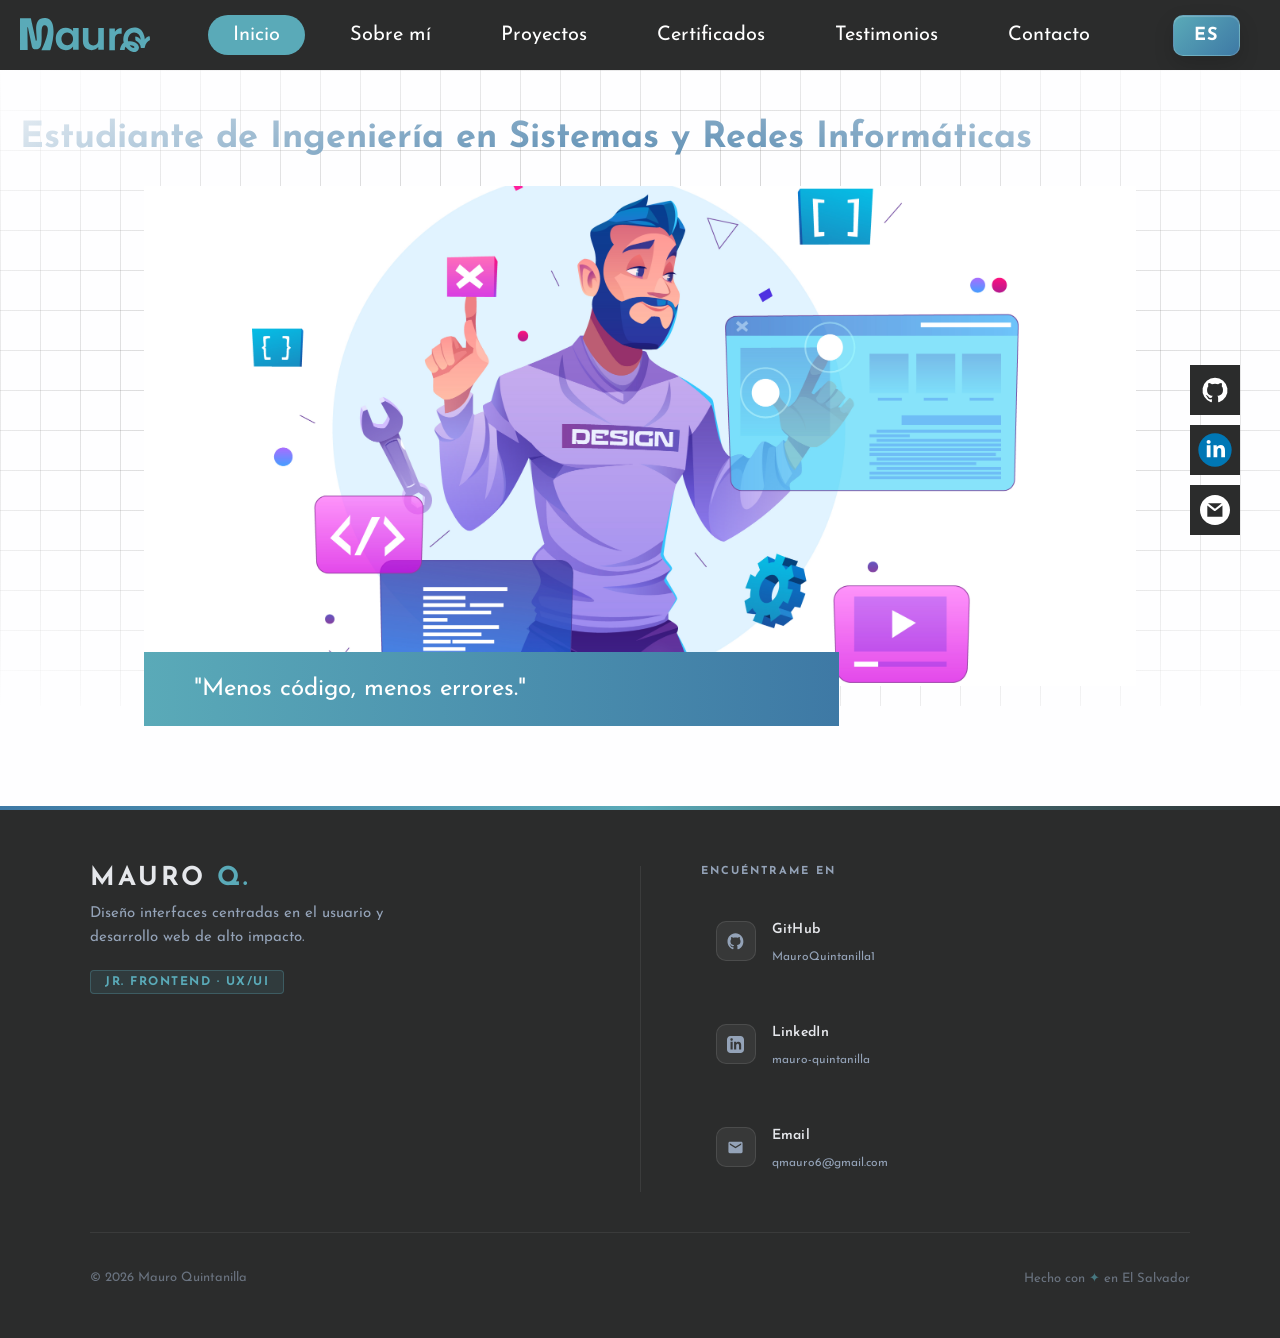
<file: index.html>
<!doctype html>
<html lang="es">
  <head>
    <meta charset="UTF-8" />
    <meta name="viewport" content="width=device-width, initial-scale=1.0" />

    <link
      href="https://fonts.googleapis.com/css2?family=Josefin+Sans:wght@300;400;600;700&display=swap"
      rel="stylesheet"
    />

    <!-- Metadescripción -->
    <meta
      name="description"
      content="Portafolio de Mauro Salvador Quintanilla López, estudiante de Ingeniería en Sistemas"
    />
    <meta name="author" content="OSCAR TORRES" />

    <!-- OG -->
    <meta property="og:title" content="Portafolio" />
    <meta
      property="og:description"
      content="Estudiante de Ingeniería en Sistemas y Redes Informáticas. FrontEnd"
    />
    <meta property="og:type" content="website" />
    <meta property="og:url" content="" />

    <link rel="stylesheet" href="../css/nabvar.css" />
    <link rel="stylesheet" href="../redes-soc.css" />
    <link rel="stylesheet" href="../css/style-inicio.css" />
    <link rel="stylesheet" href="../css/style-sobre.css" />
    <link rel="stylesheet" href="../css/style-proyectos.css" />
    <link rel="stylesheet" href="../css/style-certificados.css" />
    <link rel="stylesheet" href="../css/style-testimonios.css" />
    <link rel="stylesheet" href="../css/style-contacto.css" />
    <link rel="stylesheet" href="../css/footer.css" />

    <title>Portafolio</title>
  </head>

  <body>
    <!-- NAVBAR -->
    <nav class="barra">
      <img src="../imagenes/logo/mauro-cyan.svg" class="logo-nav" alt="" />

      <div class="menu">
        <button
          class="activo"
          onclick="mostrarSeccion('inicio')"
          data-es="Inicio"
          data-en="Home"
        ></button>

        <button
          onclick="mostrarSeccion('sobre')"
          data-es="Sobre mí"
          data-en="About me"
        ></button>

        <button
          onclick="mostrarSeccion('proyectos')"
          data-es="Proyectos"
          data-en="Projects"
        ></button>

        <button
          onclick="mostrarSeccion('certificados')"
          data-es="Certificados"
          data-en="Certificates"
        ></button>

        <button
          onclick="mostrarSeccion('testimonios')"
          data-es="Testimonios"
          data-en="Testimonials"
        ></button>

        <button
          onclick="mostrarSeccion('contacto')"
          data-es="Contacto"
          data-en="Contact"
        ></button>
      </div>

      <a class="idioma" id="btnIdioma" aria-label="Cambiar idioma">
        <span class="idioma-texto">ES</span>
      </a>
    </nav>

    <!-- REDES SOCIALES -->
    <div class="redes">
      <a class="icono btn-github" href="https://github.com/MauroQuintanilla1">
        <svg
          fill="#fff"
          width="30px"
          height="30px"
          viewBox="0 0 24 24"
          xmlns="http://www.w3.org/2000/svg"
        >
          <path
            d="M12,2.2467A10.00042,10.00042,0,0,0,8.83752,21.73419c.5.08752.6875-.21247.6875-.475,0-.23749-.01251-1.025-.01251-1.86249C7,19.85919,6.35,18.78423,6.15,18.22173A3.636,3.636,0,0,0,5.125,16.8092c-.35-.1875-.85-.65-.01251-.66248A2.00117,2.00117,0,0,1,6.65,17.17169a2.13742,2.13742,0,0,0,2.91248.825A2.10376,2.10376,0,0,1,10.2,16.65923c-2.225-.25-4.55-1.11254-4.55-4.9375a3.89187,3.89187,0,0,1,1.025-2.6875,3.59373,3.59373,0,0,1,.1-2.65s.83747-.26251,2.75,1.025a9.42747,9.42747,0,0,1,5,0c1.91248-1.3,2.75-1.025,2.75-1.025a3.59323,3.59323,0,0,1,.1,2.65,3.869,3.869,0,0,1,1.025,2.6875c0,3.83747-2.33752,4.6875-4.5625,4.9375a2.36814,2.36814,0,0,1,.675,1.85c0,1.33752-.01251,2.41248-.01251,2.75,0,.26251.1875.575.6875.475A10.0053,10.0053,0,0,0,12,2.2467Z"
          />
        </svg>
      </a>

      <a
        class="icono btn-linkedin"
        href="https://www.linkedin.com/in/mauro-quintanilla-9723693b4/"
      >
        <svg
          width="40px"
          height="40px"
          viewBox="0 0 48 48"
          fill="none"
          xmlns="http://www.w3.org/2000/svg"
        >
          <circle cx="24" cy="24" r="20" fill="#0077B5" />
          <path
            fill-rule="evenodd"
            clip-rule="evenodd"
            d="M18.7747 14.2839C18.7747 15.529 17.8267 16.5366 16.3442 16.5366C14.9194 16.5366 13.9713 15.529 14.0007 14.2839C13.9713 12.9783 14.9193 12 16.3726 12C17.8267 12 18.7463 12.9783 18.7747 14.2839ZM14.1199 32.8191V18.3162H18.6271V32.8181H14.1199V32.8191Z"
            fill="white"
          />
          <path
            fill-rule="evenodd"
            clip-rule="evenodd"
            d="M22.2393 22.9446C22.2393 21.1357 22.1797 19.5935 22.1201 18.3182H26.0351L26.2432 20.305H26.3322C26.9254 19.3854 28.4079 17.9927 30.8101 17.9927C33.7752 17.9927 35.9995 19.9502 35.9995 24.219V32.821H31.4922V24.7838C31.4922 22.9144 30.8404 21.6399 29.2093 21.6399C27.9633 21.6399 27.2224 22.4999 26.9263 23.3297C26.8071 23.6268 26.7484 24.0412 26.7484 24.4574V32.821H22.2411V22.9446H22.2393Z"
            fill="white"
          />
        </svg>
      </a>

      <a
        class="icono btn-gmail"
        href="https://mail.google.com/mail/?view=cm&fs=1&to=qmauro6@gmail.com"
      >
        <svg
          fill="#fff"
          width="30px"
          height="30px"
          viewBox="0 0 216 216"
          xmlns="http://www.w3.org/2000/svg"
        >
          <path
            d="M108,0C48.353,0,0,48.353,0,108s48.353,108,108,108s108-48.353,108-108S167.647,0,108,0z M156.657,60L107.96,98.498 L57.679,60H156.657z M161.667,156h-109V76.259l50.244,38.11c1.347,1.03,3.34,1.545,4.947,1.545c1.645,0,3.073-0.54,4.435-1.616 l49.374-39.276V156z"
            fill="#fff"
          />
        </svg>
      </a>
    </div>

    <!-- ==================== INICIO ==================== -->
    <section id="inicio" class="seccion visible seccion-inicio">
      <h1
        class="titulo"
        data-es="Estudiante de Ingeniería en Sistemas y Redes Informáticas"
        data-en="Student of Computer Systems and Networks Engineering"
      ></h1>

      <div class="contenedor-imagen">
        <div class="img-portada">
          <img
            src="../imagenes/img-pc.jpg"
            class="imagen-principal img-1"
            alt="Desarrollo web"
          />
          <img
            src="../imagenes/img-design.jpg"
            class="imagen-principal img-2"
            alt="Diseño UX/UI"
          />
        </div>

        <div
          class="slogan"
          data-es='<span>"</span>Menos código, menos errores.<span>"</span>'
          data-en='<span>"</span>Less code, fewer errors.<span>"</span>'
        ></div>
      </div>
    </section>

    <!-- ==================== SOBRE MI ==================== -->
    <section id="sobre" class="seccion seccion-sobre">
      <br />
      <h2 class="titulo-seccion" data-es="SOBRE MÍ" data-en="ABOUT ME"></h2>

      <div class="contenedor-sobre">
        <div class="info">
          <div class="infor-sobremi">
            <div class="etiqueta">Jr. FrontEnd</div>
            <h3 class="nombre">OSCAR TORRES</h3>
            <p
              class="descripcion"
              data-es="Estudiante de Ingeniería en Sistemas con un fuerte enfoque en el Diseño de Experiencia de Usuario (UX). Mi experiencia como cajero me permitió desarrollar una observación aguda sobre las frustraciones reales de los usuarios y la eficiencia en procesos transaccionales. Combino el rigor técnico de la ingeniería con la capacidad de crear interfaces intuitivas y centradas en el ser humano."
              data-en="Systems Engineering student with a strong focus on User Experience (UX) Design. My experience as a cashier allowed me to develop keen observation of real user frustrations and efficiency in transactional processes. I combine the technical rigor of engineering with the ability to create intuitive, human-centered interfaces."
            ></p>
            <span
              style="color: #3e79a5; font-size: 1.2rem; font-weight: bold"
              data-es="Intereses profesionales"
              data-en="Professional interests"
            ></span>
            <p
              class="descripcion"
              data-es="Me apasiona crear interfaces funcionales y centradas en el usuario. <br> Mi trayectoria me ha aportado una sólida atención al detalle y capacidad de resolución de problemas. Cuento con disponibilidad inmediata para aportar mis habilidades técnicas y organizativas al crecimiento de la empresa."
              data-en="I am passionate about creating functional, user-centered interfaces. <br> My career has given me a strong attention to detail and problem-solving skills. I am available immediately to contribute my technical and organizational skills to the company's growth."
            ></p>
          </div>
        </div>

        <div class="perfil">
          <div class="perfil-foto">
            <div class="foto"></div>
            <a
              class="descargarCV"
              href="../cv/CV-Mauro-Salvador-UX-UI-Frontend.pdf"
              target="_blank"
              rel="noopener"
            >
              <div class="liquid-bg"></div>
              <span
                class="textButton"
                data-es="Descargar CV"
                data-en="Download CV"
              ></span>
              <div class="icon-wrapper">
                <svg viewBox="0 0 24 24">
                  <path
                    d="M12 3v12m0 0l-4-4m4 4l4-4M5 21h14"
                    stroke-width="2"
                    stroke-linecap="round"
                    stroke-linejoin="round"
                  />
                </svg>
              </div>
            </a>
            <div class="bg-azul"></div>
          </div>
        </div>
      </div>

      <div class="habilidades-tecnicas">
        <div class="habilidades-bloque bloque-azul bloque-superior">
          <h2
            class="habilidades-titulo"
            data-es="HABILIDADES TÉCNICAS"
            data-en="TECHNICAL SKILLS"
          ></h2>
          <span class="habilidades-linea"></span>
          <div class="grupo-habilidad">
            <h3>Diseño UX/UI</h3>
            <div class="chips-habilidades">
              <span
                class="chip-habilidad"
                data-es="Prototipado"
                data-en="Prototyping"
              ></span>
              <span class="chip-habilidad">User Flows</span>
              <span class="chip-habilidad">Wireframing</span>
              <span
                class="chip-habilidad chip-ancho"
                data-es="Diseño de Sistemas"
                data-en="Systems Design"
              ></span>
            </div>
          </div>
        </div>

        <div class="habilidades-bloque bloque-celeste">
          <div class="grupo-habilidad">
            <h3 data-es="Investigación" data-en="Investigation"></h3>
            <div class="chips-habilidades">
              <span
                class="chip-habilidad"
                data-es="Pruebas de usabilidad"
                data-en="Usability testing"
              ></span>
              <span
                class="chip-habilidad chip-xl"
                data-es="Análisis de necesidades de usuario"
                data-en="User needs analysis"
              ></span>
            </div>
          </div>
        </div>

        <div class="habilidades-bloque bloque-negro">
          <div class="grupo-habilidad">
            <h3 data-es="Herramientas" data-en="Tools"></h3>
            <div class="chips-habilidades">
              <span class="chip-habilidad">Figma</span>
              <span class="chip-habilidad">Adobe suite</span>
              <span class="chip-habilidad chip-ancho-mediano"
                >Android Studio</span
              >
            </div>
          </div>
        </div>

        <div class="habilidades-bloque bloque-azul bloque-inferior">
          <div class="grupo-habilidad">
            <h3 data-es="Desarrollo" data-en="Development"></h3>
            <div class="chips-habilidades">
              <span
                class="chip-habilidad chip-xxl"
                data-es="Conocimiento en FrontEnd (HTML/CSS) para integración de interfaces"
                data-en="Knowledge of FrontEnd (HTML/CSS) for interface integration"
              >
              </span>
            </div>
          </div>
        </div>
      </div>
    </section>

    <!-- ==================== PROYECTOS ==================== -->
    <section id="proyectos" class="seccion seccion-proyectos">
      <h2 class="titulo-seccion" data-es="PROYECTOS" data-en="PROJECTS"></h2>

      <div class="proyectos-grid">
        <a
          href="../proyectos/Cubfinder/cubfinder.html"
          onclick="guardarSeccion('proyectos')"
          class="card-proyecto"
        >
          <img src="../proyectos/Cubfinder/image1.png" alt="Proyecto Cubfinder" />
          <div class="info">
            <h3 data-es="Cubfinder" data-en="Cubfinder">Cubfinder</h3>
            <p data-es="QA, Front-End" data-en="QA, Front-End">QA, Front-End</p>
          </div>
        </a>

        <a
          href="../proyectos/consolexpress/console.html"
          onclick="guardarSeccion('proyectos')"
          class="card-proyecto"
        >
          <img
            src="../proyectos/consolexpress/img1.png"
            alt="Proyecto ConsoleXpress"
          />
          <div class="info">
            <h3 data-es="ConsoleXpress" data-en="ConsoleXpress">
              ConsoleXpress
            </h3>
            <p data-es="Front-End" data-en="Front-End">Front-End</p>
          </div>
        </a>

        <a
          href="../proyectos/sistema-inscripcion/sistema-inscripcion.html"
          onclick="guardarSeccion('proyectos')"
          class="card-proyecto"
        >
          <img src="../imagenes/img-pc.jpg" alt="Sistema de inscripción" />
          <div class="info">
            <h3 data-es="Sistema de inscripción" data-en="Enrollment System">
              Sistema de inscripción
            </h3>
            <p data-es="Front-End" data-en="Front-End">Front-End</p>
          </div>
        </a>
      </div>
    </section>

    <!-- ==================== CERTIFICADOS ==================== -->
    <section id="certificados" class="seccion seccion-certificados">
      <h2
        class="titulo-seccion"
        data-es="CERTIFICADOS"
        data-en="CERTIFICATES"
      ></h2>

      <div class="certificados-grid">
        <!-- Certificado 1 -->
        <div class="card-certificado">
          <div class="cert-header">
            <div class="cert-icon">
              <svg viewBox="0 0 24 24" xmlns="http://www.w3.org/2000/svg">
                <path
                  d="M9.4 16.6L4.8 12l4.6-4.6L8 6l-6 6 6 6 1.4-1.4zm5.2 0l4.6-4.6-4.6-4.6L16 6l6 6-6 6-1.4-1.4z"
                />
              </svg>
            </div>
            <div>
              <p class="cert-emisor">UGB</p>
              <h3
                class="cert-nombre"
                data-es="Diploma 3er lugar Programación"
                data-en="Responsive Web Design"
              ></h3>
            </div>
          </div>

          <div class="cert-preview">
            <img
              src="../imagenes/certificados/diploma-tercer-lugar-automatizacion-y-robotica-progra3.webp"
              alt="Vista previa del certificado"
            />
          </div>

          <div class="cert-body">
            <span
              class="cert-fecha"
              data-es="Marzo 2024"
              data-en="March 2024"
            ></span>
            <p
              class="cert-descripcion"
              data-es="Certificación en HTML5, CSS3 y técnicas de diseño responsivo con flexbox y grid."
              data-en="Certification in HTML5, CSS3, and responsive design techniques using flexbox and grid."
            ></p>
            <div class="cert-tags">
              <span class="cert-tag">Programación</span>
              <span class="cert-tag">HTML</span>
              <span class="cert-tag">CSS</span>
            </div>
            <a
              href="../imagenes/certificados/DIPLOMA FINAL-36.pdf"
              class="cert-link"
            >
              <span data-es="Ver certificado" data-en="View certificate"></span>
              <svg viewBox="0 0 24 24">
                <path
                  d="M10 6v2H5v11h11v-5h2v7H3V6h7zm7-3v8l-3-3-7 7-1.41-1.41L13 6.41 10 3.41z"
                />
              </svg>
            </a>
          </div>
        </div>

        <!-- Certificado 2 -->
        <div class="card-certificado">
          <div class="cert-header">
            <div class="cert-icon">
              <svg viewBox="0 0 24 24" xmlns="http://www.w3.org/2000/svg">
                <path
                  d="M19 3H5c-1.1 0-2 .9-2 2v14c0 1.1.9 2 2 2h14c1.1 0 2-.9 2-2V5c0-1.1-.9-2-2-2zm-7 14l-5-5 1.41-1.41L12 14.17l7.59-7.59L21 8l-9 9z"
                />
              </svg>
            </div>
            <div>
              <p class="cert-emisor">FLISOL</p>
              <h3
                class="cert-nombre"
                data-es="Staff Organizador 22° FLISOL"
                data-en="Introduction to Android Studio"
              ></h3>
            </div>
          </div>
          <div class="cert-preview">
            <img
              src="../imagenes/certificados/DIPLOMA-FINAL-Mauro.jpg"
              alt="Vista previa del certificado"
            />
          </div>

          <div class="cert-body">
            <span
              class="cert-fecha"
              data-es="Junio 2024"
              data-en="June 2024"
            ></span>
            <p
              class="cert-descripcion"
              data-es="Fundamentos del desarrollo de aplicaciones móviles Android: layouts, navegación y componentes básicos."
              data-en="Foundations of Android mobile application development: layouts, navigation, and basic components."
            ></p>
            <div class="cert-tags">
              <span class="cert-tag">Android</span>
              <span class="cert-tag">Kotlin</span>
              <span class="cert-tag">Mobile</span>
            </div>
            <a href="#" class="cert-link">
              <span data-es="Ver certificado" data-en="View certificate"></span>
              <svg viewBox="0 0 24 24">
                <path
                  d="M10 6v2H5v11h11v-5h2v7H3V6h7zm7-3v8l-3-3-7 7-1.41-1.41L13 6.41 10 3.41z"
                />
              </svg>
            </a>
          </div>
        </div>

      </div>
    </section>

    <!-- ==================== TESTIMONIOS ==================== -->
    <section id="testimonios" class="seccion seccion-testimonios">
      <h2
        class="titulo-seccion"
        data-es="TESTIMONIOS"
        data-en="TESTIMONIALS"
      ></h2>
      <p
        class="testimonios-intro"
        data-es="Lo que dicen quienes han trabajado conmigo."
        data-en="What those who have worked with me say."
      ></p>

      <div class="testimonios-grid">
        <!-- Testimonio 1 -->
        <div class="card-testimonio">
          <div class="testimonio-estrellas">
            <svg class="estrella" viewBox="0 0 24 24">
              <path
                d="M12 2l3.09 6.26L22 9.27l-5 4.87 1.18 6.88L12 17.77l-6.18 3.25L7 14.14 2 9.27l6.91-1.01L12 2z"
              />
            </svg>
            <svg class="estrella" viewBox="0 0 24 24">
              <path
                d="M12 2l3.09 6.26L22 9.27l-5 4.87 1.18 6.88L12 17.77l-6.18 3.25L7 14.14 2 9.27l6.91-1.01L12 2z"
              />
            </svg>
            <svg class="estrella" viewBox="0 0 24 24">
              <path
                d="M12 2l3.09 6.26L22 9.27l-5 4.87 1.18 6.88L12 17.77l-6.18 3.25L7 14.14 2 9.27l6.91-1.01L12 2z"
              />
            </svg>
            <svg class="estrella" viewBox="0 0 24 24">
              <path
                d="M12 2l3.09 6.26L22 9.27l-5 4.87 1.18 6.88L12 17.77l-6.18 3.25L7 14.14 2 9.27l6.91-1.01L12 2z"
              />
            </svg>
            <svg class="estrella" viewBox="0 0 24 24">
              <path
                d="M12 2l3.09 6.26L22 9.27l-5 4.87 1.18 6.88L12 17.77l-6.18 3.25L7 14.14 2 9.27l6.91-1.01L12 2z"
              />
            </svg>
          </div>
          <p
            class="testimonio-texto"
            data-es="él es un estudiante del ciclo VIII de Ingeniería en Sistemas y Redes Informática, de la Universidad “Gerardo Barrios”, afirmo que es una persona de muy buena conducta, perseverante en  sus estudios, honrado, intachable, responsable en todos sus actos y dispuesto a compartir todos sus conocimientos a una sociedad en progreso.."
            data-en="He is a student in the 8th cycle of Systems and Network Engineering at the “Gerardo Barrios” University, and I affirm that he is a person of very good conduct, persevering in his studies, honest, impeccable, responsible in all his actions, and willing to share all his knowledge with a progressing society.."
          ></p>
          <div class="testimonio-autor">
            <div class="autor-avatar">OT</div>
            <div>
              <p class="autor-nombre">Oscar Torres</p>
              <p
                class="autor-rol"
                data-es="Docente universitario"
                data-en="University lecturer"
              ></p>
            </div>
            <a class="referencia-btn" href="../cv/recomendacion_mauro-1.pdf" target="_blank" rel="noopener" download>
              Carta
            </a>
          </div>
        </div>

        <!-- Testimonio 2 -->
        <div class="card-testimonio">
          <div class="testimonio-estrellas">
            <svg class="estrella" viewBox="0 0 24 24">
              <path
                d="M12 2l3.09 6.26L22 9.27l-5 4.87 1.18 6.88L12 17.77l-6.18 3.25L7 14.14 2 9.27l6.91-1.01L12 2z"
              />
            </svg>
            <svg class="estrella" viewBox="0 0 24 24">
              <path
                d="M12 2l3.09 6.26L22 9.27l-5 4.87 1.18 6.88L12 17.77l-6.18 3.25L7 14.14 2 9.27l6.91-1.01L12 2z"
              />
            </svg>
            <svg class="estrella" viewBox="0 0 24 24">
              <path
                d="M12 2l3.09 6.26L22 9.27l-5 4.87 1.18 6.88L12 17.77l-6.18 3.25L7 14.14 2 9.27l6.91-1.01L12 2z"
              />
            </svg>
            <svg class="estrella" viewBox="0 0 24 24">
              <path
                d="M12 2l3.09 6.26L22 9.27l-5 4.87 1.18 6.88L12 17.77l-6.18 3.25L7 14.14 2 9.27l6.91-1.01L12 2z"
              />
            </svg>
            <svg class="estrella" viewBox="0 0 24 24">
              <path
                d="M12 2l3.09 6.26L22 9.27l-5 4.87 1.18 6.88L12 17.77l-6.18 3.25L7 14.14 2 9.27l6.91-1.01L12 2z"
              />
            </svg>
          </div>
          <p
            class="testimonio-texto"
            data-es="Trabajamos juntos en el proyecto Cubfinder y Mauro demostró gran atención al detalle en las pruebas QA. Detectó errores que pasamos por alto y siempre propuso soluciones claras. Un compañero en quien confiar."
            data-en="We worked together on the Cubfinder project and Mauro showed great attention to detail in QA testing. He caught bugs we missed and always proposed clear solutions. A teammate you can rely on."
          ></p>
          <div class="testimonio-autor">
            <div class="autor-avatar">AM</div>
            <div>
              <p class="autor-nombre">Ivan Ovando.</p>
              <p
                class="autor-rol"
                data-es="Compañera de proyecto · FrontEnd"
                data-en="Project partner · FrontEnd"
              ></p>
            </div>
          </div>
        </div>

        <!-- Testimonio 3 -->
        <div class="card-testimonio">
          <div class="testimonio-estrellas">
            <svg class="estrella" viewBox="0 0 24 24">
              <path
                d="M12 2l3.09 6.26L22 9.27l-5 4.87 1.18 6.88L12 17.77l-6.18 3.25L7 14.14 2 9.27l6.91-1.01L12 2z"
              />
            </svg>
            <svg class="estrella" viewBox="0 0 24 24">
              <path
                d="M12 2l3.09 6.26L22 9.27l-5 4.87 1.18 6.88L12 17.77l-6.18 3.25L7 14.14 2 9.27l6.91-1.01L12 2z"
              />
            </svg>
            <svg class="estrella" viewBox="0 0 24 24">
              <path
                d="M12 2l3.09 6.26L22 9.27l-5 4.87 1.18 6.88L12 17.77l-6.18 3.25L7 14.14 2 9.27l6.91-1.01L12 2z"
              />
            </svg>
            <svg class="estrella" viewBox="0 0 24 24">
              <path
                d="M12 2l3.09 6.26L22 9.27l-5 4.87 1.18 6.88L12 17.77l-6.18 3.25L7 14.14 2 9.27l6.91-1.01L12 2z"
              />
            </svg>
            <svg class="estrella" viewBox="0 0 24 24">
              <path
                d="M12 2l3.09 6.26L22 9.27l-5 4.87 1.18 6.88L12 17.77l-6.18 3.25L7 14.14 2 9.27l6.91-1.01L12 2z"
              />
            </svg>
          </div>
          <p
            class="testimonio-texto"
            data-es="Como estudiante ha mostrado respeto a los docentes y compañeros, completa dedicación a las actividades y proyectos de estudio. Demuestra poseer buenas habilidades, trabajo en equipo y disponibilidad en los quehaceres de la Facultad de Ciencia y Tecnología y gran sentido de responsabilidad."
            data-en="As a student, he has shown respect for teachers and classmates, complete dedication to study activities and projects. He demonstrates good skills, teamwork, and availability in the tasks of the Faculty of Science and Technology, as well as a great sense of responsibility."
          ></p>
          <div class="testimonio-autor">
            <div class="autor-avatar">JP</div>
            <div>
              <p class="autor-nombre">RENE CORDERO</p>
              <p
                class="autor-rol"
                data-es="Mentor · Ingeniería en Sistemas"
                data-en="Mentor · Systems Engineering"
              ></p>
            </div>
            <a class="referencia-btn" href="../cv/Carta Mauro.pdf" target="_blank" rel="noopener">
              Carta
            </a>
          </div>
        </div>
      </div>
    </section>

    <!-- ==================== CONTACTO ==================== -->
    <section id="contacto" class="seccion seccion-contacto">
      <h2 class="titulo-seccion" data-es="CONTACTO" data-en="CONTACT"></h2>

      <div class="contacto-wrapper">
        <!-- Info de contacto -->
        <div class="contacto-info">
          <p
            class="contacto-bajada"
            data-es="¿Tienes un proyecto en mente o quieres saber más sobre mi trabajo? Escríbeme, estoy disponible para nuevas oportunidades."
            data-en="Do you have a project in mind or want to know more about my work? Write to me — I'm available for new opportunities."
          ></p>

          <div class="contacto-items">
            <a href="mailto:qmauro6@gmail.com" class="contacto-item">
              <div class="contacto-item-icon">
                <svg viewBox="0 0 24 24">
                  <path
                    d="M20 4H4c-1.1 0-2 .9-2 2v12c0 1.1.9 2 2 2h16c1.1 0 2-.9 2-2V6c0-1.1-.9-2-2-2zm0 4-8 5-8-5V6l8 5 8-5v2z"
                  />
                </svg>
              </div>
              <div>
                <p
                  class="contacto-item-label"
                  data-es="Correo"
                  data-en="Email"
                ></p>
                <p class="contacto-item-valor">qmauro6@gmail.com</p>
              </div>
            </a>

            <a
              href="https://www.linkedin.com/in/mauro-quintanilla-9723693b4/"
              target="_blank"
              class="contacto-item"
            >
              <div class="contacto-item-icon">
                <svg viewBox="0 0 24 24">
                  <path
                    d="M19 0h-14c-2.761 0-5 2.239-5 5v14c0 2.761 2.239 5 5 5h14c2.762 0 5-2.239 5-5v-14c0-2.761-2.238-5-5-5zm-11 19h-3v-11h3v11zm-1.5-12.268c-.966 0-1.75-.79-1.75-1.764s.784-1.764 1.75-1.764 1.75.79 1.75 1.764-.783 1.764-1.75 1.764zm13.5 12.268h-3v-5.604c0-3.368-4-3.113-4 0v5.604h-3v-11h3v1.765c1.396-2.586 7-2.777 7 2.476v6.759z"
                  />
                </svg>
              </div>
              <div>
                <p class="contacto-item-label">LinkedIn</p>
                <p class="contacto-item-valor">mauro-quintanilla</p>
              </div>
            </a>

            <a
              href="https://github.com/MauroQuintanilla1"
              target="_blank"
              class="contacto-item"
            >
              <div class="contacto-item-icon">
                <svg viewBox="0 0 24 24">
                  <path
                    d="M12 .5C5.7.5.7 5.7.7 12c0 5 3.2 9.3 7.6 10.8.6.1.8-.2.8-.6v-2.2c-3.1.7-3.7-1.3-3.7-1.3-.5-1.3-1.2-1.6-1.2-1.6-1-.7.1-.7.1-.7 1.1.1 1.7 1.1 1.7 1.1 1 1.7 2.7 1.2 3.4.9.1-.7.4-1.2.7-1.5-2.5-.3-5.2-1.2-5.2-5.3 0-1.2.4-2.2 1.1-3-.1-.3-.5-1.4.1-2.9 0 0 .9-.3 3 1.1.9-.3 1.9-.4 2.9-.4s2 .1 2.9.4c2.1-1.4 3-1.1 3-1.1.6 1.5.2 2.6.1 2.9.7.8 1.1 1.8 1.1 3 0 4.1-2.7 5-5.2 5.3.4.4.8 1.1.8 2.2v3.3c0 .4.2.7.8.6 4.4-1.5 7.6-5.8 7.6-10.8C23.3 5.7 18.3.5 12 .5z"
                  />
                </svg>
              </div>
              <div>
                <p class="contacto-item-label">GitHub</p>
                <p class="contacto-item-valor">MauroQuintanilla1</p>
              </div>
            </a>
          </div>
        </div>

        <!-- Formulario -->
        <div class="contacto-form">
          <div class="form-fila">
            <div class="form-grupo">
              <label class="form-label" data-es="Nombre" data-en="Name"></label>
              <input
                type="text"
                class="form-input"
                id="nombre"
                data-placeholder-es="Tu nombre"
                data-placeholder-en="Your name"
                placeholder="Tu nombre"
              />
            </div>
            <div class="form-grupo">
              <label
                class="form-label"
                data-es="Correo"
                data-en="Email"
              ></label>
              <input
                type="email"
                class="form-input"
                id="correo"
                data-placeholder-es="tu@correo.com"
                data-placeholder-en="your@email.com"
                placeholder="tu@correo.com"
              />
            </div>
          </div>

          <div class="form-grupo">
            <label
              class="form-label"
              data-es="Asunto"
              data-en="Subject"
            ></label>
            <input
              type="text"
              class="form-input"
              id="asunto"
              data-placeholder-es="¿De qué quieres hablar?"
              data-placeholder-en="What do you want to talk about?"
              placeholder="¿De qué quieres hablar?"
            />
          </div>

          <div class="form-grupo">
            <label
              class="form-label"
              data-es="Mensaje"
              data-en="Message"
            ></label>
            <textarea
              class="form-textarea"
              id="mensaje"
              data-placeholder-es="Cuéntame sobre tu proyecto o idea..."
              data-placeholder-en="Tell me about your project or idea..."
              placeholder="Cuéntame sobre tu proyecto o idea..."
            ></textarea>
          </div>

          <button
            class="btn-enviar"
            id="btnEnviar"
            onclick="enviarFormulario()"
          >
            <span data-es="Enviar mensaje" data-en="Send message"></span>
            <svg viewBox="0 0 24 24">
              <path d="M2.01 21L23 12 2.01 3 2 10l15 2-15 2z" />
            </svg>
          </button>
        </div>
      </div>
    </section>

    <footer class="footer-alt">
      <div class="footer-alt-main">
        <div class="footer-alt-container">
          <!-- Branding -->
          <div class="footer-alt-branding">
            <h2 class="footer-alt-titulo">MAURO <span>Q.</span></h2>
            <p
              class="footer-alt-texto"
              data-es="Diseño interfaces centradas en el usuario y desarrollo web de alto impacto."
              data-en="I design user-centered interfaces and high-impact web experiences."
            ></p>
            <span class="footer-badge">Jr. FrontEnd · UX/UI</span>
          </div>

          <!-- Divisor vertical -->
          <div class="footer-divider"></div>

          <!-- Redes -->
          <div class="footer-alt-info">
            <p
              class="footer-alt-info-titulo"
              data-es="Encuéntrame en"
              data-en="Find me on"
            ></p>

            <div class="footer-alt-redes">
              <a
                href="https://github.com/MauroQuintanilla1"
                target="_blank"
                class="footer-alt-item"
              >
                <div class="footer-alt-icon">
                  <svg viewBox="0 0 24 24">
                    <path
                      d="M12 .5C5.7.5.7 5.7.7 12c0 5 3.2 9.3 7.6 10.8.6.1.8-.2.8-.6v-2.2c-3.1.7-3.7-1.3-3.7-1.3-.5-1.3-1.2-1.6-1.2-1.6-1-.7.1-.7.1-.7 1.1.1 1.7 1.1 1.7 1.1 1 1.7 2.7 1.2 3.4.9.1-.7.4-1.2.7-1.5-2.5-.3-5.2-1.2-5.2-5.3 0-1.2.4-2.2 1.1-3-.1-.3-.5-1.4.1-2.9 0 0 .9-.3 3 1.1.9-.3 1.9-.4 2.9-.4s2 .1 2.9.4c2.1-1.4 3-1.1 3-1.1.6 1.5.2 2.6.1 2.9.7.8 1.1 1.8 1.1 3 0 4.1-2.7 5-5.2 5.3.4.4.8 1.1.8 2.2v3.3c0 .4.2.7.8.6 4.4-1.5 7.6-5.8 7.6-10.8C23.3 5.7 18.3.5 12 .5z"
                    />
                  </svg>
                </div>
                <div>
                  <p class="footer-alt-label">GitHub</p>
                  <p class="footer-alt-sublabel">MauroQuintanilla1</p>
                </div>
              </a>

              <a
                href="https://www.linkedin.com/in/mauro-quintanilla-9723693b4/"
                target="_blank"
                class="footer-alt-item"
              >
                <div class="footer-alt-icon">
                  <svg viewBox="0 0 24 24">
                    <path
                      d="M19 0h-14c-2.761 0-5 2.239-5 5v14c0 2.761 2.239 5 5 5h14c2.762 0 5-2.239 5-5v-14c0-2.761-2.238-5-5-5zm-11 19h-3v-11h3v11zm-1.5-12.268c-.966 0-1.75-.79-1.75-1.764s.784-1.764 1.75-1.764 1.75.79 1.75 1.764-.783 1.764-1.75 1.764zm13.5 12.268h-3v-5.604c0-3.368-4-3.113-4 0v5.604h-3v-11h3v1.765c1.396-2.586 7-2.777 7 2.476v6.759z"
                    />
                  </svg>
                </div>
                <div>
                  <p class="footer-alt-label">LinkedIn</p>
                  <p class="footer-alt-sublabel">mauro-quintanilla</p>
                </div>
              </a>

              <a href="mailto:qmauro6@gmail.com" class="footer-alt-item">
                <div class="footer-alt-icon">
                  <svg viewBox="0 0 24 24">
                    <path
                      d="M20 4H4c-1.1 0-2 .9-2 2v12c0 1.1.9 2 2 2h16c1.1 0 2-.9 2-2V6c0-1.1-.9-2-2-2zm0 4-8 5-8-5V6l8 5 8-5v2z"
                    />
                  </svg>
                </div>
                <div>
                  <p class="footer-alt-label">Email</p>
                  <p class="footer-alt-sublabel">qmauro6@gmail.com</p>
                </div>
              </a>
            </div>
          </div>
        </div>

        <!-- Bottom bar -->
        <div class="footer-alt-bottom">
          <p class="footer-alt-copy">© 2026 Mauro Quintanilla</p>
          <p
            class="footer-alt-made"
            data-es="Hecho con <span>✦</span> en El Salvador"
            data-en="Made with <span>✦</span> in El Salvador"
          ></p>
        </div>
      </div>
    </footer>

    <script src="../script.js"></script>
    <script src="../idioma.js"></script>
    <script>
      // Formulario de contacto: abre cliente de correo
      function enviarFormulario() {
        const nombre = document.getElementById("nombre").value.trim();
        const correo = document.getElementById("correo").value.trim();
        const asunto = document.getElementById("asunto").value.trim();
        const mensaje = document.getElementById("mensaje").value.trim();

        if (!nombre || !correo || !mensaje) {
          const lang = localStorage.getItem("idioma") || "es";
          alert(
            lang === "es"
              ? "Por favor completa los campos obligatorios."
              : "Please fill in the required fields.",
          );
          return;
        }

        const cuerpo = `Nombre: ${nombre}\nCorreo: ${correo}\n\n${mensaje}`;
        const mailto = `mailto:qmauro6@gmail.com?subject=${encodeURIComponent(asunto || "Contacto desde portafolio")}&body=${encodeURIComponent(cuerpo)}`;
        window.location.href = mailto;

        const btn = document.getElementById("btnEnviar");
        btn.classList.add("enviado");
        const lang = localStorage.getItem("idioma") || "es";
        btn.querySelector("span").textContent =
          lang === "es" ? "¡Enviado!" : "Sent!";
        setTimeout(() => {
          btn.classList.remove("enviado");
          const sp = btn.querySelector("span");
          sp.setAttribute("data-es", "Enviar mensaje");
          sp.setAttribute("data-en", "Send message");
          sp.textContent = lang === "es" ? "Enviar mensaje" : "Send message";
        }, 3000);
      }

      // Actualizar placeholders al cambiar idioma
      function actualizarPlaceholders() {
        const lang = localStorage.getItem("idioma") || "es";
        document.querySelectorAll("[data-placeholder-es]").forEach((el) => {
          el.placeholder = el.getAttribute(`data-placeholder-${lang}`);
        });
      }

      // Observar cambios de idioma
      const originalAplicar = window.aplicarIdioma;
      document.addEventListener("DOMContentLoaded", () => {
        actualizarPlaceholders();
        document.getElementById("btnIdioma")?.addEventListener("click", () => {
          setTimeout(actualizarPlaceholders, 50);
        });
      });
    </script>
  </body>
</html>
</file>
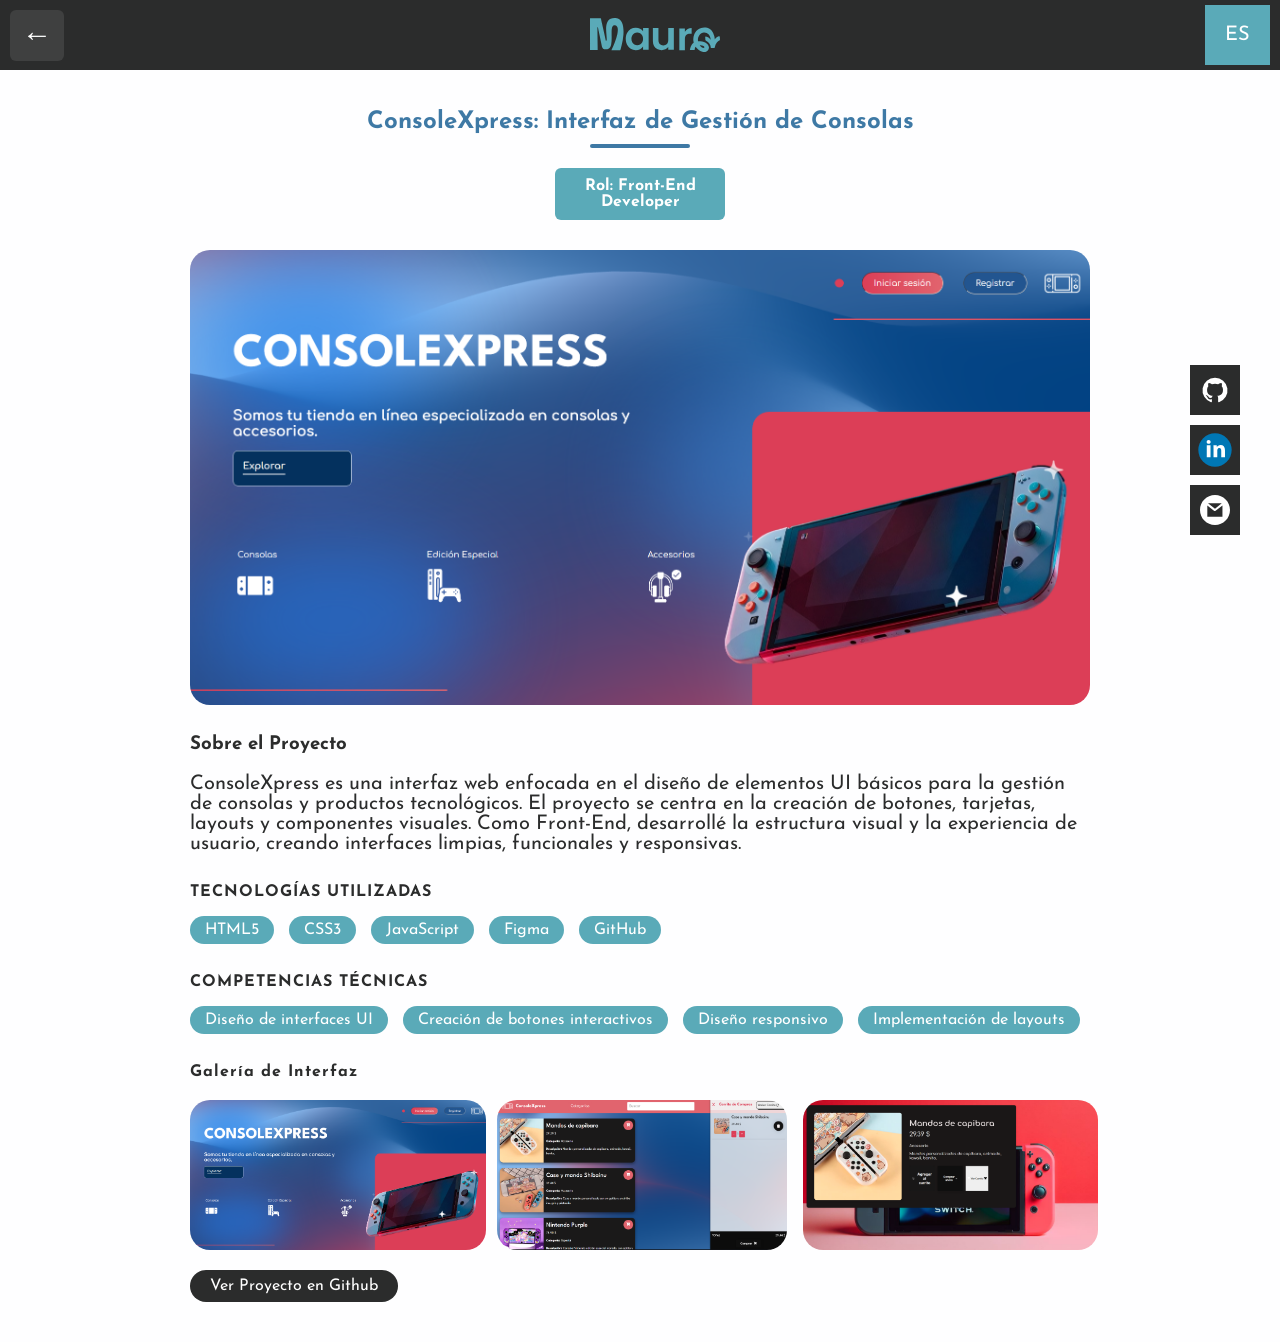
<file: proyectos/consolexpress/console.html>
<!DOCTYPE html>
<html lang="es">
<head>
    <meta charset="UTF-8">
    <meta name="viewport" content="width=device-width, initial-scale=1.0">
    <title>ConsoleXpress - Portfolio</title>

    <link rel="stylesheet" href="../proyectos-page.css">
    <link rel="stylesheet" href="../../redes-soc.css">

    <link href="https://fonts.googleapis.com/css2?family=Josefin+Sans:wght@300;400;600;700&display=swap" rel="stylesheet">
</head>

<body>

<nav class="barra">

    <a href="../../index.html" class="btn-volver">
        <span class="flecha-animada">←</span>
    </a>

    <img src="/imagenes/logo/mauro-cyan.svg" class="logo-nav" alt="">

    <a class="idioma" id="btnIdioma">ES</a>

</nav>

<!-- REDES -->
<div class="redes">
    <a class="icono btn-github" href="https://github.com/MauroQuintanilla1">
        <svg fill="#fff" width="30px" height="30px" viewBox="0 0 24 24" xmlns="http://www.w3.org/2000/svg">
            <path d="M12,2.2467A10.00042,10.00042,0,0,0,8.83752,21.73419c.5.08752.6875-.21247.6875-.475,0-.23749-.01251-1.025-.01251-1.86249C7,19.85919,6.35,18.78423,6.15,18.22173A3.636,3.636,0,0,0,5.125,16.8092c-.35-.1875-.85-.65-.01251-.66248A2.00117,2.00117,0,0,1,6.65,17.17169a2.13742,2.13742,0,0,0,2.91248.825A2.10376,2.10376,0,0,1,10.2,16.65923c-2.225-.25-4.55-1.11254-4.55-4.9375a3.89187,3.89187,0,0,1,1.025-2.6875,3.59373,3.59373,0,0,1,.1-2.65s.83747-.26251,2.75,1.025a9.42747,9.42747,0,0,1,5,0c1.91248-1.3,2.75-1.025,2.75-1.025a3.59323,3.59323,0,0,1,.1,2.65,3.869,3.869,0,0,1,1.025,2.6875c0,3.83747-2.33752,4.6875-4.5625,4.9375a2.36814,2.36814,0,0,1,.675,1.85c0,1.33752-.01251,2.41248-.01251,2.75,0,.26251.1875.575.6875.475A10.0053,10.0053,0,0,0,12,2.2467Z"/>
        </svg>
    </a>

    <a class="icono btn-linkedin" href="https://www.linkedin.com/in/mauro-quintanilla-9723693b4/">
        <svg width="40px" height="40px" viewBox="0 0 48 48" fill="none" xmlns="http://www.w3.org/2000/svg">
            <circle cx="24" cy="24" r="20" fill="#0077B5"/>
            <path fill-rule="evenodd" clip-rule="evenodd" d="M18.7747 14.2839C18.7747 15.529 17.8267 16.5366 16.3442 16.5366C14.9194 16.5366 13.9713 15.529 14.0007 14.2839C13.9713 12.9783 14.9193 12 16.3726 12C17.8267 12 18.7463 12.9783 18.7747 14.2839ZM14.1199 32.8191V18.3162H18.6271V32.8181H14.1199V32.8191Z" fill="white"/>
            <path fill-rule="evenodd" clip-rule="evenodd" d="M22.2393 22.9446C22.2393 21.1357 22.1797 19.5935 22.1201 18.3182H26.0351L26.2432 20.305H26.3322C26.9254 19.3854 28.4079 17.9927 30.8101 17.9927C33.7752 17.9927 35.9995 19.9502 35.9995 24.219V32.821H31.4922V24.7838C31.4922 22.9144 30.8404 21.6399 29.2093 21.6399C27.9633 21.6399 27.2224 22.4999 26.9263 23.3297C26.8071 23.6268 26.7484 24.0412 26.7484 24.4574V32.821H22.2411V22.9446H22.2393Z" fill="white"/>
        </svg>
    </a>

    <a class="icono btn-gmail" href="https://mail.google.com/mail/?view=cm&fs=1&to=qmauro6@gmail.com">
        <svg fill="#fff" width="30px" height="30px" viewBox="0 0 216 216">
            <path d="M108,0C48.353,0,0,48.353,0,108s48.353,108,108,108s108-48.353,108-108S167.647,0,108,0z M156.657,60L107.96,98.498 L57.679,60H156.657z M161.667,156h-109V76.259l50.244,38.11c1.347,1.03,3.34,1.545,4.947,1.545c1.645,0,3.073-0.54,4.435-1.616 l49.374-39.276V156z"/>
        </svg>
    </a>
</div>

<!-- PROYECTO -->
<section class="proyecto-detalle">

    <div class="proyecto-header">
        <h1 class="titulo"
            data-es="ConsoleXpress: Interfaz de Gestión de Consolas"
            data-en="ConsoleXpress: Console Management Interface">
            ConsoleXpress: Interfaz de Gestión de Consolas
        </h1>

        <div class="linea"></div>

        <div class="rol-box"
            data-es="Rol: Front-End Developer"
            data-en="Role: Front-End Developer">
            Rol: Front-End Developer
        </div>
    </div>

    <!-- DESCRIPCIÓN -->
    <div class="proyecto-main-content">

        <div class="img-principal-container">
            <img src="/proyectos/consolexpress/img1.png" class="img-principal" style="width: 100%;">
        </div>

        <div>

            <h3 class="subtitulo-seccion"
                data-es="Sobre el Proyecto"
                data-en="About the Project">
                Sobre el Proyecto
            </h3>

            <p class="proyecto-texto"
                data-es="ConsoleXpress es una interfaz web enfocada en el diseño de elementos UI básicos para la gestión de consolas y productos tecnológicos. El proyecto se centra en la creación de botones, tarjetas, layouts y componentes visuales. Como Front-End, desarrollé la estructura visual y la experiencia de usuario, creando interfaces limpias, funcionales y responsivas."
                data-en="ConsoleXpress is a web interface focused on basic UI elements for managing consoles and tech products. The project focuses on building buttons, cards, layouts, and visual components. As Front-End developer, I created the visual structure and user experience, building clean, functional, and responsive interfaces.">

                ConsoleXpress es una interfaz web enfocada en el diseño de elementos UI básicos para la gestión de consolas y productos tecnológicos. El proyecto se centra en la creación de botones, tarjetas, layouts y componentes visuales. Como Front-End, desarrollé la estructura visual y la experiencia de usuario, creando interfaces limpias, funcionales y responsivas.
            </p>

        </div>

    </div>

    <!-- SKILLS -->
    <div class="proyecto-skills">

        <div class="skill-group">

            <h3 class="subtitulo"
                data-es="TECNOLOGÍAS UTILIZADAS"
                data-en="TECHNOLOGIES USED">
                TECNOLOGÍAS UTILIZADAS
            </h3>

            <div class="tags">
                <span>HTML5</span>
                <span>CSS3</span>
                <span>JavaScript</span>
                <span>Figma</span>
                <span>GitHub</span>
            </div>

        </div>

        <div class="skill-group">

            <h3 class="subtitulo"
                data-es="COMPETENCIAS TÉCNICAS"
                data-en="TECHNICAL SKILLS">
                COMPETENCIAS TÉCNICAS
            </h3>

            <div class="tags">
                <span>Diseño de interfaces UI</span>
                <span>Creación de botones interactivos</span>
                <span>Diseño responsivo</span>
                <span>Implementación de layouts</span>
            </div>

        </div>

    </div>

    <!-- GALERÍA -->
    <h3 class="subtitulo centrado"
        data-es="Galería de Interfaz"
        data-en="UI Gallery">
        Galería de Interfaz
    </h3>

    <div class="galeria">

        <img src="/proyectos/consolexpress/img1.png" class="img">
        <img src="/proyectos/consolexpress/img2.png" class="img">
        <img src="/proyectos/consolexpress/img3.png" class="img">

    </div>

    <!-- BOTÓN -->
    <div class="container-btn-github">

        <a href="https://github.com/RachellRG29/PrograIII_2024_Semi/tree/ConsoleXpress_Tienda"
           class="btn-github-proyect">

            Ver Proyecto en Github

        </a>

    </div>

</section>

<script src="/idioma.js"></script>

</body>
</html>
</file>
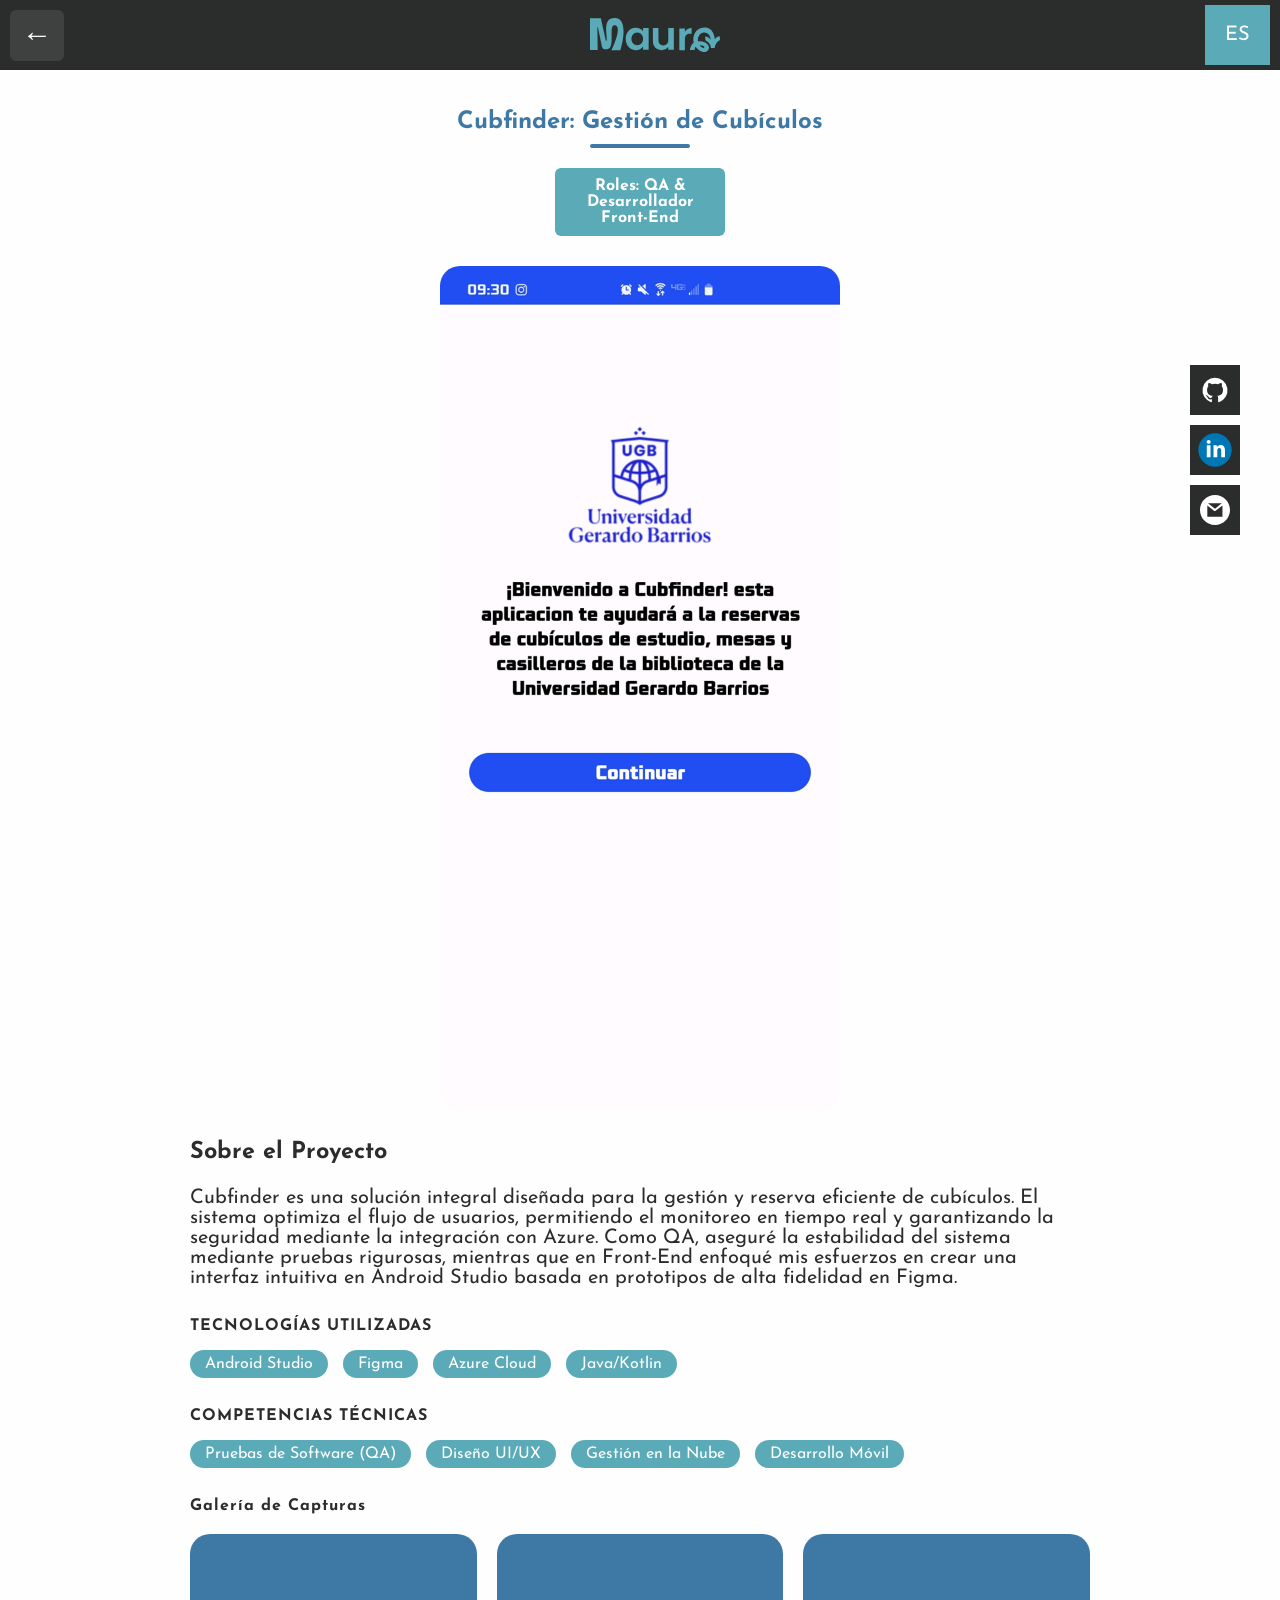
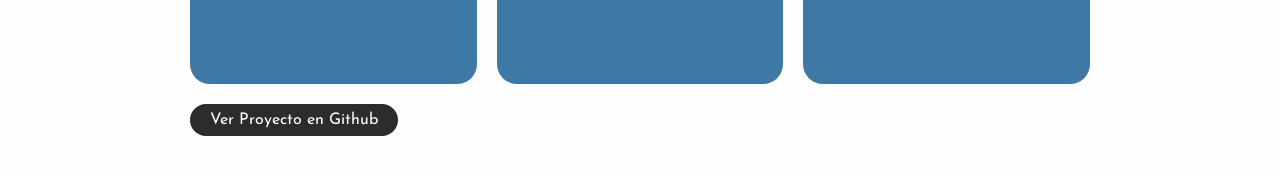
<file: proyectos/Cubfinder/cubfinder.html>
<!doctype html>
<html lang="es">
  <head>
    <meta charset="UTF-8" />
    <meta name="viewport" content="width=device-width, initial-scale=1.0" />
    <title>Cubfinder - Portfolio</title>
    <link rel="stylesheet" href="../proyectos-page.css" />
    <link rel="stylesheet" href="../../redes-soc.css" />
    <link
      href="https://fonts.googleapis.com/css2?family=Josefin+Sans:wght@300;400;600;700&display=swap"
      rel="stylesheet"
    />
  </head>
  <body>
    <nav class="barra">
      <a href="../../index.html" class="btn-volver">
        <span class="flecha-animada">←</span>
      </a>

      <img src="/imagenes/logo/mauro-cyan.svg" class="logo-nav" alt="" />

      <a class="idioma" id="btnIdioma">ES</a>
    </nav>

    <div class="redes">
      <a class="icono btn-github" href="https://github.com/MauroQuintanilla1">
        <svg
          fill="#fff"
          width="30px"
          height="30px"
          viewBox="0 0 24 24"
          xmlns="http://www.w3.org/2000/svg"
        >
          <path
            d="M12,2.2467A10.00042,10.00042,0,0,0,8.83752,21.73419c.5.08752.6875-.21247.6875-.475,0-.23749-.01251-1.025-.01251-1.86249C7,19.85919,6.35,18.78423,6.15,18.22173A3.636,3.636,0,0,0,5.125,16.8092c-.35-.1875-.85-.65-.01251-.66248A2.00117,2.00117,0,0,1,6.65,17.17169a2.13742,2.13742,0,0,0,2.91248.825A2.10376,2.10376,0,0,1,10.2,16.65923c-2.225-.25-4.55-1.11254-4.55-4.9375a3.89187,3.89187,0,0,1,1.025-2.6875,3.59373,3.59373,0,0,1,.1-2.65s.83747-.26251,2.75,1.025a9.42747,9.42747,0,0,1,5,0c1.91248-1.3,2.75-1.025,2.75-1.025a3.59323,3.59323,0,0,1,.1,2.65,3.869,3.869,0,0,1,1.025,2.6875c0,3.83747-2.33752,4.6875-4.5625,4.9375a2.36814,2.36814,0,0,1,.675,1.85c0,1.33752-.01251,2.41248-.01251,2.75,0,.26251.1875.575.6875.475A10.0053,10.0053,0,0,0,12,2.2467Z"
          />
        </svg>
      </a>
      <a
        class="icono btn-linkedin"
        href="https://www.linkedin.com/in/mauro-quintanilla-9723693b4/"
      >
        <svg
          width="40px"
          height="40px"
          viewBox="0 0 48 48"
          fill="none"
          xmlns="http://www.w3.org/2000/svg"
        >
          <circle cx="24" cy="24" r="20" fill="#0077B5" />
          <path
            fill-rule="evenodd"
            clip-rule="evenodd"
            d="M18.7747 14.2839C18.7747 15.529 17.8267 16.5366 16.3442 16.5366C14.9194 16.5366 13.9713 15.529 14.0007 14.2839C13.9713 12.9783 14.9193 12 16.3726 12C17.8267 12 18.7463 12.9783 18.7747 14.2839ZM14.1199 32.8191V18.3162H18.6271V32.8181H14.1199V32.8191Z"
            fill="white"
          />
          <path
            fill-rule="evenodd"
            clip-rule="evenodd"
            d="M22.2393 22.9446C22.2393 21.1357 22.1797 19.5935 22.1201 18.3182H26.0351L26.2432 20.305H26.3322C26.9254 19.3854 28.4079 17.9927 30.8101 17.9927C33.7752 17.9927 35.9995 19.9502 35.9995 24.219V32.821H31.4922V24.7838C31.4922 22.9144 30.8404 21.6399 29.2093 21.6399C27.9633 21.6399 27.2224 22.4999 26.9263 23.3297C26.8071 23.6268 26.7484 24.0412 26.7484 24.4574V32.821H22.2411V22.9446H22.2393Z"
            fill="white"
          />
        </svg>
      </a>
      <a
        class="icono btn-gmail"
        href="https://mail.google.com/mail/?view=cm&fs=1&to=qmauro6@gmail.com"
      >
        <svg fill="#fff" width="30px" height="30px" viewBox="0 0 216 216">
          <path
            d="M108,0C48.353,0,0,48.353,0,108s48.353,108,108,108s108-48.353,108-108S167.647,0,108,0z M156.657,60L107.96,98.498 L57.679,60H156.657z M161.667,156h-109V76.259l50.244,38.11c1.347,1.03,3.34,1.545,4.947,1.545c1.645,0,3.073-0.54,4.435-1.616 l49.374-39.276V156z"
            fill="#fff"
          />
        </svg>
      </a>
    </div>

    <section class="proyecto-detalle">
      <div class="proyecto-header">
        <h1
          class="titulo"
          data-es="Cubfinder: Gestión de Cubículos"
          data-en="Cubfinder: Cubicle Management System"
        >
          Cubfinder: Gestión de Cubículos
        </h1>
        <div class="linea"></div>
        <div
          class="rol-box"
          data-es="Roles: QA & Desarrollador Front-End"
          data-en="Roles: QA & Front-End Developer"
        >
          Roles: QA & Desarrollador Front-End
        </div>
      </div>

      <div class="proyecto-main-content">
        <div class="img-principal-container">
          <img
            src="/proyectos/Cubfinder/image3.png"
            alt=""
            class="img-principal"
          />
        </div>

        <div class="proyecto-texto">
          <h3
            class="subtitulo-seccion"
            data-es="Sobre el Proyecto"
            data-en="About the Project"
          >
            Sobre el Proyecto
          </h3>
          <p
            data-es="Cubfinder es una solución integral diseñada para la gestión y reserva eficiente de cubículos. El sistema optimiza el flujo de usuarios, permitiendo el monitoreo en tiempo real y garantizando la seguridad mediante la integración con Azure. Como QA, aseguré la estabilidad del sistema mediante pruebas rigurosas, mientras que en Front-End enfoqué mis esfuerzos en crear una interfaz intuitiva en Android Studio basada en prototipos de alta fidelidad en Figma."
            data-en="Cubfinder is a comprehensive solution designed for efficient cubicle management and booking. The system optimizes user flow, allowing real-time monitoring and ensuring security through Azure integration. As QA, I ensured system stability through rigorous testing, while in Front-End, I focused on creating an intuitive interface in Android Studio based on high-fidelity Figma prototypes."
          >
            Cubfinder es una solución integral diseñada para la gestión y
            reserva eficiente de cubículos. El sistema optimiza el flujo de
            usuarios, permitiendo el monitoreo en tiempo real y garantizando la
            seguridad mediante la integración con Azure. Como QA, aseguré la
            estabilidad del sistema mediante pruebas rigurosas, mientras que en
            Front-End enfoqué mis esfuerzos en crear una interfaz intuitiva en
            Android Studio basada en prototipos de alta fidelidad en Figma.
          </p>
        </div>
      </div>

      <div class="proyecto-skills">
        <div class="skill-group">
          <h3
            class="subtitulo"
            data-es="TECNOLOGÍAS UTILIZADAS"
            data-en="TECHNOLOGIES USED"
          >
            TECNOLOGÍAS UTILIZADAS
          </h3>
          <div class="tags">
            <span>Android Studio</span>
            <span>Figma</span>
            <span>Azure Cloud</span>
            <span>Java/Kotlin</span>
          </div>
        </div>

        <div class="skill-group">
          <h3
            class="subtitulo"
            data-es="COMPETENCIAS TÉCNICAS"
            data-en="TECHNICAL COMPETENCIES"
          >
            COMPETENCIAS TÉCNICAS
          </h3>
          <div class="tags">
            <span
              data-es="Pruebas de Software (QA)"
              data-en="Software Testing (QA)"
              >Pruebas de Software (QA)</span
            >
            <span data-es="Diseño UI/UX" data-en="UI/UX Design"
              >Diseño UI/UX</span
            >
            <span data-es="Gestión en la Nube" data-en="Cloud Management"
              >Gestión en la Nube</span
            >
            <span data-es="Desarrollo Móvil" data-en="Mobile Development"
              >Desarrollo Móvil</span
            >
          </div>
        </div>
      </div>

      <h3
        class="subtitulo centrado"
        data-es="Galería de Capturas"
        data-en="Screenshots Gallery"
      >
        Galería de Capturas
      </h3>
      <div class="galeria">
        <div class="img" title="Figma Mockup"></div>
        <div class="img" title="Android Interface"></div>
        <div class="img" title="Azure Integration"></div>
      </div>

      <div class="container-btn-github">
        <a
          href="https://github.com/MauroQuintanilla1"
          class="btn-github-proyect"
          data-es="Ver Proyecto en Github"
          data-en="View Project on Github"
          >Ver Proyecto en Github</a
        >
      </div>
    </section>

    <script src="/idioma.js"></script>
  </body>
</html>
</file>
<file: css/nabvar.css>
/* NAVBAR */

.barra {
  position: fixed;
  height: 70px;
  top: 0;
  right: 0 !important;
  left: 0;
  width: 100%;
  background: var(--negro);

  display: flex;
  align-items: center;
  justify-content: space-between;

  color: white;
  z-index: 9999;
  box-sizing: border-box;
  overflow: hidden;
  padding: 0 20px;
}

.menu {
  display: flex;
  gap: 20px;
}

.menu button {
  background: none;
  border: none;

  color: white;

  font-size: 20px;

  cursor: pointer;

  padding: 10px 25px;

  border-radius: 30px;

  font-family: "Josefin Sans";
}

.menu button.activo {
  background: var(--celeste);
  color: white;
  /* transition opcional para que el cambio de color sea suave */
  transition: background 0.3s ease;
}

.menu button:hover:not(.activo) {
  background: rgba(255, 255, 255, 0.1);
}

.logo-nav {
  width: 130px;
}

.idioma {
  position: relative;
  display: inline-flex;
  align-items: center;
  justify-content: center;
  padding: 10px 20px;
  border-radius: 10px;
  cursor: pointer;
  user-select: none;
  text-decoration: none;
  overflow: hidden;

  background: linear-gradient(135deg, var(--celeste), var(--azul));
  color: #fff;
  font-size: 18px;
  font-weight: 700;
  letter-spacing: 1px;

  border: 1px solid rgba(255, 255, 255, 0.15);
  box-shadow:
    0 8px 20px rgba(0, 0, 0, 0.15),
    inset 0 1px 1px rgba(255, 255, 255, 0.2);

  transition:
    transform 0.3s ease,
    box-shadow 0.3s ease,
    filter 0.3s ease;

  margin-right: 20px;
}

/* Brillo animado */
.idioma::before {
  content: "";
  position: absolute;
  top: 0;
  left: -120%;
  width: 60%;
  height: 100%;
  background: linear-gradient(
    120deg,
    transparent,
    rgba(255, 255, 255, 0.45),
    transparent
  );
  transform: skewX(-25deg);
  transition: left 0.6s ease;
}

.idioma:hover::before {
  left: 160%;
}

/* Hover */
.idioma:hover {
  transform: translateY(-3px) scale(1.05);
  box-shadow:
    0 14px 28px rgba(62, 121, 165, 0.35),
    0 0 18px rgba(90, 170, 184, 0.35);
}

/* Click */
.idioma:active {
  transform: scale(0.95);
}

/* Texto */
.idioma-texto {
  position: relative;
  z-index: 2;
  transition:
    transform 0.25s ease,
    opacity 0.25s ease;
}

/* Animación al cambiar idioma */
.idioma.cambiando .idioma-texto {
  animation: idiomaFlip 0.45s ease;
}

@keyframes idiomaFlip {
  0% {
    opacity: 0;
    transform: rotateX(90deg) scale(0.8);
  }

  50% {
    opacity: 0.5;
  }

  100% {
    opacity: 1;
    transform: rotateX(0deg) scale(1);
  }
}

/* ---- NAVBAR ---- */
@media (max-width: 1100px) {
  .menu button {
    font-size: 16px;
    padding: 8px 16px;
  }
}

@media (max-width: 900px) {
  .barra {
    flex-wrap: wrap;
    height: auto;
    padding: 10px 16px;
    gap: 10px;
  }

  .logo-nav {
    width: 100px;
  }

  .menu {
    gap: 6px;
    flex-wrap: wrap;
    justify-content: center;
    width: 100%;
    order: 3;
    padding-bottom: 8px;
  }

  .menu button {
    font-size: 13px;
    padding: 7px 12px;
  }

  .idioma {
    padding: 8px 16px;
    font-size: 15px;
    margin-right: 0;
  }
}

@media (max-width: 480px) {
  .menu button {
    font-size: 12px;
    padding: 6px 10px;
  }
}

@media (max-width: 480px) {
  .menu button {
    font-size: 12px;
    padding: 6px 10px;
  }
}
</file>
<file: redes-soc.css>
:root {
  --blanco: #fefeff;
  --negro: #2b2c2c;
  --celeste: #5aaab8;
  --azul: #3e79a5;
}

/* REDES */

.redes {
  position: fixed;

  right: 40px;

  top: 50%;

  transform: translateY(-50%);

  display: flex;

  flex-direction: column;

  gap: 10px;

  z-index: 999;
}

.icono {
  width: 50px;

  height: 50px;

  background: var(--negro);

  color: white;

  display: flex;

  align-items: center;

  justify-content: center;

  cursor: pointer;
}

/* ---- REDES SOCIALES ---- */
@media (max-width: 900px) {
  .redes {
    position: fixed;
    right: auto;
    top: auto;
    bottom: 16px;
    left: 50%;
    transform: translateX(-50%);
    flex-direction: row;
    gap: 12px;
    z-index: 999;
    padding: 10px 18px;
    border-radius: 40px;
    backdrop-filter: blur(6px);
  }

  .icono {
    width: 42px;
    height: 42px;
    border-radius: 10px;
  }
}
</file>
<file: css/style-inicio.css>
:root {
  --blanco: #fefeff;
  --negro: #2b2c2c;
  --celeste: #5aaab8;
  --azul: #3e79a5;
}

body {
  margin: 0;
  font-family: "Josefin Sans", sans-serif;
  background: var(--blanco);
}

/* SECCIONES */

.seccion {
  display: none;
  margin-top: 70px;
}

.seccion-inicio {
  padding: 20px;
}

.seccion-inicio {
  background-color: #fefeff;
  background-image:
    linear-gradient(rgba(45, 45, 45, 0.212) 1px, transparent 1px),
    linear-gradient(90deg, rgba(52, 52, 52, 0.216) 1px, transparent 1px);
  background-size: 40px 40px;
  position: relative;
}

.seccion-inicio::before {
  content: "";
  position: absolute;
  inset: 0;
  background: radial-gradient(ellipse at center, transparent 40%, #fefeff 100%);
  pointer-events: none;
  z-index: 0;
}

.visible {
  display: block;
}

/* TITULO */

.titulo {
  color: var(--azul);

  font-size: 36px;

  margin-bottom: 30px;
}

/* IMAGEN */

.contenedor-imagen {
  position: relative;
  width: 80%;
  margin: auto;
}

.img-portada {
  position: relative;
  width: 100%;
  height: 500px;
  overflow: hidden; /* Crucial para que el zoom se quede "dentro" */
}

.imagen-principal {
  width: 100%;
  height: 100%;
  object-fit: cover;
  position: absolute; /* Apila una imagen sobre la otra */
  top: 0;
  left: 0;
  transition:
    transform 0.4s ease,
    opacity 1s ease-in-out; /* Zoom y cambio suave */
}

.img-1 {
  animation: cambioImagen 10s infinite; /* 10 segundos en total por ciclo */
}

.img-2 {
  animation: cambioImagen 10s infinite reverse; /* Hace lo opuesto a la img-1 */
}

@keyframes cambioImagen {
  0%,
  45% {
    opacity: 1;
  } /* Visible casi la mitad del tiempo */
  55%,
  100% {
    opacity: 0;
  } /* Invisible la otra mitad */
}

/* --- EFECTO ZOOM --- */
.contenedor-imagen:hover .imagen-principal {
  transform: scale(1.1);
}
.slogan {
  position: absolute;
  bottom: -40px;
  left: 0;
  background: linear-gradient(90deg, var(--celeste), var(--azul));
  color: white;
  padding: 25px 50px;
  font-size: 24px;
  width: 60%;
  z-index: 100;
  display: block;
}

/* ---- SECCIÓN INICIO ---- */
@media (max-width: 900px) {
  .seccion {
    margin-top: 110px;
  }

  .titulo {
    font-size: 26px;
  }

  .contenedor-imagen {
    width: 100%;
  }

  .img-portada {
    height: 340px;
  }

  .slogan {
    position: relative;
    bottom: auto;
    left: auto;
    width: 100%;
    font-size: 18px;
    padding: 18px 24px;
    box-sizing: border-box;
    margin-top: 10px;
  }
}

@media (max-width: 600px) {
  .titulo {
    font-size: 22px;
  }
  .titulo-seccion {
    font-size: 28px;
    width: auto;
  }

  .img-portada {
    height: 220px;
  }

  .slogan {
    font-size: 15px;
    padding: 14px 18px;
  }
}

@media (max-width: 480px) {
  .seccion {
    margin-top: 130px;
  }
}
</file>
<file: css/style-sobre.css>
:root {
  --blanco: #fefeff;
  --negro: #2b2c2c;
  --celeste: #5aaab8;
  --azul: #3e79a5;
}

/* SOBRE MI */

.titulo-seccion {
  color: var(--azul);
  font-size: 38px;
  border-bottom: 5px solid var(--azul);
  width: 240px;
  padding-bottom: 10px;
  margin-left: 20px;
}

.contenedor-sobre {
  display: flex;
  justify-content: space-between;
  margin-top: 40px;
  padding: 20px;
  gap: 10px;
}

.contenedor-sobre {
  background-color: #fefeff;
  background-image:
    linear-gradient(rgba(45, 45, 45, 0.212) 1px, transparent 1px),
    linear-gradient(90deg, rgba(52, 52, 52, 0.216) 1px, transparent 1px);
  background-size: 40px 40px;
  position: relative;
}

.contenedor-sobre::before {
  content: "";
  position: absolute;
  inset: 0;
  background: radial-gradient(ellipse at center, transparent 40%, #fefeff 100%);
  pointer-events: none;
  z-index: 0;
}

.info {
  width: 50%;
  margin-left: 2rem;
}

.etiqueta {
  background: var(--celeste);
  padding: 15px 40px;
  display: inline-block;
  margin-bottom: 20px;
  font-size: 20px;
  color: var(--blanco);
}

.nombre {
  color: var(--azul);
}

.descripcion {
  margin-top: 20px;
  font-size: 20px;
  line-height: 1.6;
}

/* PERFIL */

.perfil {
  width: 40%;
  margin-top: -60px;
  margin-right: 2rem;
  position: relative;
}

.perfil-foto {
  position: relative;
  justify-content: center;
  display: flex;
}

.foto {
  width: 290px;
  height: 380px;
  background: url(../imagenes/foto-mauro.jpeg);
  background-size: cover;
  background-position: center;
  margin: auto;
  z-index: 3;
}

.bg-azul {
  width: 360px;
  height: 160px;
  border-radius: 20px;
  background-color: var(--azul);
  bottom: -70px;
  right: 50px !important;
  z-index: 1;
  position: absolute;
}

/*-------------------------------*/
.descargarCV {
  position: absolute;
  bottom: -30px;
  right: 110px;
  width: 240px;
  height: 65px;
  display: flex;
  align-items: center;
  justify-content: space-between;
  padding: 0 15px;
  background: #0f0f0f;
  border-radius: 22px;
  border: 1px solid rgba(255, 255, 255, 0.1);
  text-decoration: none;
  color: white;
  cursor: pointer;
  overflow: hidden;
  transition: all 0.4s cubic-bezier(0.175, 0.885, 0.32, 1.275);
  z-index: 5;
}

/* IMPORTANTE: evitar que capas bloqueen el click */
.descargarCV * {
  pointer-events: none;
}

.descargarCV {
  pointer-events: auto;
}

/* Fondo líquido */
.liquid-bg {
  position: absolute;
  top: 100%;
  left: 0;
  width: 100%;
  height: 100%;
  background: linear-gradient(45deg, var(--celeste), var(--azul));
  transition: all 0.5s cubic-bezier(0.77, 0, 0.175, 1);
  z-index: 1;
}

.textButton {
  position: relative;
  z-index: 2;
  margin-left: 20px;
  font-size: 17px;
  font-weight: 800;
  text-transform: uppercase;
  letter-spacing: 1.2px;
  transition: color 0.3s ease;
}

/* ICONO */
.icon-wrapper {
  position: relative;
  width: 55px;
  height: 55px;
  display: flex;
  align-items: center;
  justify-content: center;
  z-index: 2;
  border-radius: 18px;
  background: rgba(255, 255, 255, 0.05);
  border: 1px solid rgba(255, 255, 255, 0.1);
  overflow: hidden;
  transition: all 0.4s ease;
}

.icon-wrapper svg {
  width: 22px;
  height: 22px;

  stroke: var(--celeste); /* 👈 clave */
  fill: none;

  transition: all 0.3s ease;
}

/* HOVER */
.descargarCV:hover svg {
  border-color: var(--celeste);
  stroke: var(--blanco); /* 👈 clave */
  transform: translateY(-10px);
  box-shadow:
    0 20px 40px rgba(0, 0, 0, 0.4),
    0 0 20px rgba(0, 173, 238, 0.2);
}

.descargarCV:hover .liquid-bg {
  top: 0;
}

.descargarCV:hover .icon-wrapper {
  background: rgba(255, 255, 255, 0.2);
  transform: scale(1.1) rotate(-5deg);
  border-color: white;
}

.descargarCV:hover .icon-wrapper svg {
  fill: white;
  filter: drop-shadow(0 0 8px white);
  animation: simpleBounce 0.8s infinite alternate;
}

@keyframes simpleBounce {
  from {
    transform: translateY(0);
  }
  to {
    transform: translateY(-4px);
  }
}

.descargarCV:active {
  transform: translateY(-2px) scale(0.98);
}
/*-------------------------------*/

/* HABILIDADES TÉCNICAS */

.habilidades-tecnicas {
  width: 100%;
  margin-top: 80px;
  overflow: hidden;
}

.habilidades-bloque {
  padding: 38px 42px 56px;
}

.bloque-azul {
  background: var(--azul);
}

.bloque-celeste {
  background: var(--celeste);
}

.bloque-negro {
  background: var(--negro);
}

.bloque-superior {
  padding-top: 22px;
  padding-bottom: 48px;
}

.bloque-inferior {
  padding-top: 44px;
  padding-bottom: 44px;
}

.habilidades-titulo {
  color: var(--blanco);
  font-size: 34px;
  font-weight: 800;
  letter-spacing: 1px;
  margin: 0;
  text-transform: uppercase;
}

.habilidades-linea {
  display: block;
  width: 95px;
  height: 7px;
  background: var(--blanco);
  margin: 12px 0 18px;
}

.grupo-habilidad h3 {
  color: var(--blanco);
  font-size: 18px;
  font-weight: 700;
  margin: 0 0 16px;
}

.chips-habilidades {
  display: flex;
  flex-wrap: wrap;
  gap: 18px 12px;
  align-items: center;
}

.chip-habilidad {
  display: inline-flex;
  align-items: center;
  justify-content: center;
  min-height: 34px;
  padding: 0 16px;
  background: var(--blanco);
  color: var(--azul);
  border-radius: 999px;
  font-size: 16px;
  font-weight: 700;
  line-height: 1;
  white-space: nowrap;
}

.chip-ancho {
  min-width: 185px;
}

.chip-ancho-mediano {
  min-width: 175px;
}

.chip-xl {
  min-width: 335px;
}

.chip-xxl {
  min-width: 645px;
  justify-content: flex-start;
  padding-left: 36px;
  padding-right: 36px;
}

/* RESPONSIVE */
@media (max-width: 1100px) {
  .foto {
    width: 240px;
    height: 320px;
  }

  .bg-azul {
    width: 300px;
    height: 140px;
    right: 30px !important;
    bottom: -55px;
  }

  .descargarCV {
    right: 60px;
    width: 220px;
    bottom: -28px;
  }

  .chip-xxl {
    min-width: auto;
    white-space: normal;
    padding: 12px 24px;
    justify-content: flex-start;
  }
}

@media (max-width: 992px) {
  .contenedor-sobre {
    flex-direction: column-reverse; /* perfil sube, info baja */
    gap: 0;
    padding: 16px;
  }

  /* Info ocupa todo el ancho */
  .info {
    width: 100%;
    margin-left: 0;
    margin-top: 40px;
  }

  /* Perfil ocupa todo y mantiene la misma estructura relativa */
  .perfil {
    width: 100%;
    margin: 0;
    display: flex;
    justify-content: center;
  }
  /* Centramos el bloque de foto igual que en desktop pero centrado */
  .perfil-foto {
    position: relative;
    width: 380px;
    height: 520px;
    display: flex;
    justify-content: center;
    align-items: flex-start;
  }

  .foto {
    width: 320px;
    height: 400px;
    position: absolute;
    top: 10px; /* baja la imagen */
    left: 50%;
    transform: translateX(-50%);
    z-index: 3;
  }

  /* bg-azul: mismo efecto que desktop pero centrado horizontalmente */
  /* Fondo azul detrás de la imagen */
  .bg-azul {
    width: 360px;
    height: 150px;
    position: absolute;
    left: 50%;
    transform: translateX(-50%);
    bottom: 55px;
    right: auto !important;
    z-index: 1;
  }

  /* Botón encima de todo */
  .descargarCV {
    position: absolute;
    left: 50%;
    transform: translateX(-50%);
    bottom: 15px;
    right: auto;
    width: 235px;
    z-index: 5;
  }

  /* Chips */
  .chip-ancho,
  .chip-ancho-mediano,
  .chip-xl,
  .chip-xxl {
    min-width: auto;
  }

  .chip-xxl {
    white-space: normal;
    justify-content: flex-start;
    padding: 12px 20px;
    line-height: 1.4;
  }
}
/* --- tablet --- */
@media (max-width: 768px) {
  .habilidades-bloque {
    padding: 30px 22px 38px;
  }

  .habilidades-titulo {
    font-size: 28px;
  }

  .grupo-habilidad h3 {
    font-size: 16px;
  }

  .chip-habilidad {
    font-size: 14px;
    white-space: normal;
    text-align: center;
    line-height: 1.3;
    padding: 10px 16px;
  }

  .habilidades-linea {
    width: 80px;
    height: 6px;
  }
}

/* --- Móvil (≤ 600px) --- */
@media (max-width: 600px) {
  .perfil-foto {
    width: 280px;
    height: 390px;
  }

  .foto {
    width: 230px;
    height: 300px;
    top: 10px;
  }

  .bg-azul {
    width: 260px;
    height: 110px;
    bottom: 45px;
  }

  .descargarCV {
    width: 210px;
    height: 58px;
    bottom: 10px;
  }

  .textButton {
    font-size: 14px;
  }
}
</file>
<file: css/style-proyectos.css>
.seccion-proyectos {
  padding: 40px 20px;
}

/* GRID */
.proyectos-grid {
  display: grid;
  grid-template-columns: repeat(auto-fit, minmax(280px, 1fr));
  gap: 30px;
  margin-top: 40px;
}

/* CARD */
.card-proyecto {
  position: relative;
  display: block;
  text-decoration: none;

  border-radius: 18px;
  overflow: hidden;

  background: rgba(255, 255, 255, 0.8);
  backdrop-filter: blur(8px);

  box-shadow: 0 10px 25px rgba(0, 0, 0, 0.08);

  transition: all 0.4s ease;
  color: #2b2c2c;
}

/* BORDE SUAVE GRADIENTE */
.card-proyecto::before {
  content: "";
  position: absolute;
  inset: 0;
  padding: 2px;
  border-radius: 18px;

  background: linear-gradient(135deg, #344fa0, #ea5d4c);

  -webkit-mask:
    linear-gradient(#000 0 0) content-box,
    linear-gradient(#000 0 0);
  -webkit-mask-composite: xor;
  mask-composite: exclude;

  opacity: 0;
  transition: 0.4s;
}

/* IMAGEN */
.card-proyecto img {
  width: 100%;
  height: 260px;
  object-fit: cover;
  transition: transform 0.5s ease;
}

/* INFO */
.card-proyecto .info {
  padding: 18px;
}

.card-proyecto h3 {
  margin: 0;
  font-size: 20px;
  color: #2e3453;
  font-weight: 700;
}

.card-proyecto p {
  margin-top: 6px;
  font-size: 14px;
  color: #344fa0;
  font-weight: 500;
}

/* HOVER EFECTO */
.card-proyecto:hover {
  transform: translateY(-12px);
  box-shadow: 0 20px 45px rgba(52, 79, 160, 0.25);
}

.card-proyecto:hover img {
  transform: scale(1.08);
}

.card-proyecto:hover::before {
  opacity: 1;
}

/* OVERLAY SUAVE (NO ABURRIDO) */
.card-proyecto::after {
  content: "Ver proyecto →";
  position: absolute;
  inset: 0;

  display: flex;
  align-items: center;
  justify-content: center;

  background: linear-gradient(
    180deg,
    rgba(46, 53, 83, 0.2),
    rgba(76, 221, 234, 0.6)
  );
  color: #fff;

  font-weight: 700;
  font-size: 16px;
  letter-spacing: 1px;

  opacity: 0;
  transition: 0.3s;
}

.card-proyecto:hover::after {
  opacity: 1;
}

/* TAG ESTILO MINI (ROL) */
.card-proyecto .info p::before {
  content: "• ";
  color: #ea5d4c;
}

/* ---- SECCIÓN PROYECTOS ---- */
@media (max-width: 768px) {
  .seccion-proyectos {
    padding: 30px 16px;
  }

  .proyectos-grid {
    grid-template-columns: 1fr;
    gap: 20px;
    margin-top: 28px;
  }

  .card-proyecto img {
    height: 200px;
  }
}
</file>
<file: css/style-certificados.css>
/* =============================================
   CERTIFICADOS
   ============================================= */

.seccion-certificados {
  padding: 40px 20px 80px;
}

.certificados-grid {
  display: grid;
  grid-template-columns: repeat(auto-fit, minmax(280px, 1fr));
  justify-content: center;
  gap: 28px;
  margin-top: 40px;
}

.card-certificado {
  background: #fff;
  border-radius: 16px;
  overflow: hidden;
  box-shadow: 0 8px 24px rgba(0, 0, 0, 0.07);
  border: 1px solid rgba(62, 121, 165, 0.12);
  transition:
    transform 0.35s ease,
    box-shadow 0.35s ease;
  display: flex;
  flex-direction: column;
  max-width: 380px;
  margin: 0 auto;
}

.card-certificado:hover {
  transform: translateY(-8px);
  box-shadow: 0 18px 40px rgba(62, 121, 165, 0.18);
}

/* Vista previa del certificado */
.cert-preview {
  width: 100%;
  height: 300px;
  overflow: hidden;
  background: #eef3f8;
}

.cert-preview img {
  width: 100%;
  height: 100%;
  object-fit: cover;
  display: block;
  transition: transform 0.45s ease;
}

/* Efecto hover */
.card-certificado:hover .cert-preview img {
  transform: scale(1.06);
}

.cert-header {
  background: linear-gradient(135deg, var(--azul), var(--celeste));
  padding: 28px 24px 20px;
  display: flex;
  align-items: center;
  gap: 16px;
}

.cert-icon {
  width: 52px;
  height: 52px;
  background: rgba(255, 255, 255, 0.2);
  border-radius: 12px;
  display: flex;
  align-items: center;
  justify-content: center;
  flex-shrink: 0;
}

.cert-icon svg {
  width: 28px;
  height: 28px;
  fill: #fff;
}

.cert-emisor {
  font-size: 13px;
  font-weight: 600;
  color: rgba(255, 255, 255, 0.75);
  text-transform: uppercase;
  letter-spacing: 0.8px;
  margin-bottom: 4px;
}

.cert-nombre {
  font-size: 17px;
  font-weight: 700;
  color: #fff;
  line-height: 1.3;
  margin: 0;
}

.cert-body {
  padding: 20px 24px 24px;
  flex: 1;
  display: flex;
  flex-direction: column;
  gap: 14px;
}

.cert-fecha {
  font-size: 13px;
  color: var(--azul);
  font-weight: 600;
  display: flex;
  align-items: center;
  gap: 6px;
}

.cert-fecha::before {
  content: "";
  display: inline-block;
  width: 8px;
  height: 8px;
  border-radius: 50%;
  background: var(--celeste);
}

.cert-descripcion {
  font-size: 15px;
  color: #555;
  line-height: 1.55;
  margin: 0;
  flex: 1;
}

.cert-tags {
  display: flex;
  flex-wrap: wrap;
  gap: 8px;
}

.cert-tag {
  background: rgba(62, 121, 165, 0.1);
  color: var(--azul);
  border-radius: 999px;
  padding: 4px 14px;
  font-size: 13px;
  font-weight: 600;
}

.cert-link {
  display: inline-flex;
  align-items: center;
  gap: 8px;
  margin-top: 4px;
  color: var(--azul);
  font-size: 14px;
  font-weight: 700;
  text-decoration: none;
  transition:
    gap 0.25s ease,
    color 0.25s ease;
}

.cert-link:hover {
  gap: 14px;
  color: var(--celeste);
}

.cert-link svg {
  width: 16px;
  height: 16px;
  fill: currentColor;
}

/* =============================================
   RESPONSIVE — CERTIFICADOS
   ============================================= */

@media (max-width: 768px) {
  .certificados-grid {
    grid-template-columns: 1fr;
    gap: 20px;
  }

  .cert-nombre {
    font-size: 15px;
  }
}
</file>
<file: css/style-testimonios.css>
/* =============================================
   TESTIMONIOS
   ============================================= */

.seccion-testimonios {
  padding: 40px 20px 80px;
  background: var(--blanco);
}

.testimonios-intro {
  max-width: 560px;
  margin: 16px 0 50px 20px;
  font-size: 18px;
  color: #666;
  line-height: 1.6;
}

.testimonios-grid {
  display: grid;
  grid-template-columns: repeat(auto-fit, minmax(300px, 1fr));
  gap: 28px;
  margin-top: 20px;
}

.card-testimonio {
  background: #fff;
  border-radius: 18px;
  padding: 32px 28px 28px;
  box-shadow: 0 8px 24px rgba(0, 0, 0, 0.06);
  border: 1px solid rgba(62, 121, 165, 0.1);
  position: relative;
  transition:
    transform 0.35s ease,
    box-shadow 0.35s ease;
}

.card-testimonio:hover {
  transform: translateY(-6px);
  box-shadow: 0 20px 42px rgba(62, 121, 165, 0.16);
}

/* Comilla decorativa */
.card-testimonio::before {
  content: "\201C";
  position: absolute;
  top: -10px;
  left: 24px;
  font-size: 90px;
  line-height: 1;
  color: var(--celeste);
  opacity: 0.25;
  font-family: Georgia, serif;
  pointer-events: none;
}

.testimonio-estrellas {
  display: flex;
  gap: 4px;
  margin-bottom: 14px;
}

.estrella {
  width: 18px;
  height: 18px;
  fill: #f59e0b;
}

.testimonio-texto {
  font-size: 16px;
  color: #444;
  line-height: 1.7;
  margin: 0 0 24px;
  position: relative;
  z-index: 1;
}

.testimonio-autor {
  display: flex;
  align-items: center;
  gap: 14px;
  border-top: 1px solid rgba(62, 121, 165, 0.12);
  padding-top: 18px;
}

.autor-avatar {
  width: 48px;
  height: 48px;
  border-radius: 50%;
  background: linear-gradient(135deg, var(--azul), var(--celeste));
  display: flex;
  align-items: center;
  justify-content: center;
  font-size: 18px;
  font-weight: 800;
  color: #fff;
  flex-shrink: 0;
}

.autor-nombre {
  font-size: 15px;
  font-weight: 700;
  color: var(--negro);
  margin: 0 0 3px;
}

.autor-rol {
  font-size: 13px;
  color: var(--azul);
  margin: 0;
  font-weight: 600;
}

/* Botón de referencia dentro del testimonio */
.referencia-btn {
  margin-left: auto;
  display: inline-flex;
  align-items: center;
  gap: 10px;
  padding: 10px 14px;
  background: #ffffff;
  color: var(--azul);
  text-decoration: none;
  border-radius: 14px;
  font-size: 13px;
  font-weight: 700;
  text-transform: uppercase;
  letter-spacing: 0.8px;
  border: 1px solid var(--azul);
  transition: all 0.25s ease;
}

.referencia-btn:hover {
  background: var(--azul);
  color: #ffffff;
  transform: translateY(-4px);
  box-shadow: 0 10px 30px rgba(62,121,165,0.12);
}

.referencia-btn:active { transform: translateY(-2px) scale(0.99); }


/* =============================================
   RESPONSIVE — TESTIMONIOS
   ============================================= */

@media (max-width: 768px) {
  .testimonios-grid {
    grid-template-columns: 1fr;
    gap: 20px;
  }

  .card-testimonio {
    padding: 26px 20px 22px;
  }

  .testimonio-texto {
    font-size: 15px;
  }

  .testimonios-intro {
    margin-left: 0;
    font-size: 16px;
  }
}
</file>
<file: css/style-contacto.css>
/* =============================================
   CONTACTO
   ============================================= */

.seccion-contacto {
  padding: 30px 100px; /*t-r-b-l*/
}

.contacto-wrapper {
  display: grid;
  grid-template-columns: 1fr 1fr;
  gap: 60px;
  margin-top: 50px;
  max-width: 1100px;
}

/* ---- Panel izquierdo ---- */
.contacto-info {
  display: flex;
  flex-direction: column;
  gap: 32px;
}

.contacto-bajada {
  font-size: 18px;
  color: #555;
  line-height: 1.65;
  margin: 0;
}

.contacto-items {
  display: flex;
  flex-direction: column;
  gap: 20px;
}

.contacto-item {
  max-width: 250px;
  width: 200px !important;
  display: flex;
  align-items: center;
  gap: 18px;
  text-decoration: none;
  color: var(--negro);
  transition: transform 0.28s ease;
}

.contacto-item:hover {
  transform: translateX(8px);
}

.contacto-item-icon {
  width: 52px;
  height: 52px;
  border-radius: 14px;
  background: linear-gradient(135deg, var(--azul), var(--celeste));
  display: flex;
  align-items: center;
  justify-content: center;
  flex-shrink: 0;
  transition:
    transform 0.28s ease,
    box-shadow 0.28s ease;
}

.contacto-item:hover .contacto-item-icon {
  transform: scale(1.1) rotate(-5deg);
  box-shadow: 0 8px 20px rgba(62, 121, 165, 0.35);
}

.contacto-item-icon svg {
  width: 24px;
  height: 24px;
  fill: #fff;
}

.contacto-item-label {
  font-size: 13px;
  color: var(--azul);
  font-weight: 600;
  text-transform: uppercase;
  letter-spacing: 0.6px;
  margin-bottom: 3px;
}

.contacto-item-valor {
  font-size: 16px;
  font-weight: 700;
  color: var(--negro);
}

/* ---- Formulario ---- */
.contacto-form {
  background: #fff;
  border-radius: 20px;
  padding: 40px 36px;
  box-shadow: 0 12px 40px rgba(0, 0, 0, 0.07);
  border: 1px solid rgba(62, 121, 165, 0.1);
  display: flex;
  flex-direction: column;
  gap: 20px;
}

.form-grupo {
  display: flex;
  flex-direction: column;
  gap: 8px;
}

.form-label {
  font-size: 14px;
  font-weight: 700;
  color: var(--azul);
  text-transform: uppercase;
  letter-spacing: 0.5px;
}

.form-input,
.form-textarea {
  width: 100%;
  padding: 14px 18px;
  border: 2px solid rgba(62, 121, 165, 0.18);
  border-radius: 12px;
  font-family: "Josefin Sans", sans-serif;
  font-size: 16px;
  color: var(--negro);
  background: #fafafa;
  outline: none;
  transition:
    border-color 0.25s ease,
    box-shadow 0.25s ease;
  box-sizing: border-box;
}

.form-input:focus,
.form-textarea:focus {
  border-color: var(--azul);
  box-shadow: 0 0 0 4px rgba(62, 121, 165, 0.12);
  background: #fff;
}

.form-textarea {
  resize: vertical;
  min-height: 140px;
}

.form-fila {
  display: grid;
  grid-template-columns: 1fr 1fr;
  gap: 16px;
}

.btn-enviar {
  position: relative;
  display: flex;
  align-items: center;
  justify-content: center;
  gap: 10px;
  padding: 16px 30px;
  background: var(--negro);
  color: #fff;
  border: none;
  border-radius: 14px;
  font-family: "Josefin Sans", sans-serif;
  font-size: 16px;
  font-weight: 800;
  letter-spacing: 1px;
  text-transform: uppercase;
  cursor: pointer;
  overflow: hidden;
  transition: all 0.4s cubic-bezier(0.175, 0.885, 0.32, 1.275);
}

.btn-enviar::before {
  content: "";
  position: absolute;
  top: 100%;
  left: 0;
  width: 100%;
  height: 100%;
  background: linear-gradient(45deg, var(--celeste), var(--azul));
  transition: top 0.45s cubic-bezier(0.77, 0, 0.175, 1);
  z-index: 0;
}

.btn-enviar:hover::before {
  top: 0;
}

.btn-enviar span,
.btn-enviar svg {
  position: relative;
  z-index: 1;
}

.btn-enviar svg {
  width: 20px;
  height: 20px;
  fill: #fff;
  transition: transform 0.3s ease;
}

.btn-enviar:hover svg {
  transform: translateX(5px);
}

/* Estado enviado */
.btn-enviar.enviado {
  pointer-events: none;
  background: #10b981;
}

.btn-enviar.enviado::before {
  display: none;
}

/* =============================================
   RESPONSIVE — CONTACTO
   ============================================= */

@media (max-width: 900px) {
  .contacto-wrapper {
    grid-template-columns: 1fr;
    gap: 40px;
  }
}

@media (max-width: 600px) {
  .form-fila {
    grid-template-columns: 1fr;
  }

  .contacto-form {
    padding: 28px 20px;
  }

  .contacto-bajada {
    font-size: 16px;
  }
}
</file>
<file: css/footer.css>
/* =============================================
   FOOTER — NUEVO DISEÑO
   ============================================= */

.footer-alt {
  --bg: #2b2c2c;
  --text: #e5e7eb;
  --muted: #94a3b8;
  --accent: #5aaab8;
  --azul: #3e79a5;

  position: relative;
  width: 100%;
  background: var(--bg);
  margin-top: 100px;
  font-family: "Josefin Sans", sans-serif;
  overflow: hidden;
}

/* Línea decorativa superior con gradiente */
.footer-alt::before {
  content: "";
  position: absolute;
  top: 0;
  left: 0;
  right: 0;
  height: 4px;
  background: linear-gradient(90deg, var(--azul), var(--accent), transparent);
}

.footer-alt-main {
  padding: 60px 40px 40px;
  max-width: 1100px;
  margin: auto;
}

/* Layout: 3 columnas en desktop */
.footer-alt-container {
  display: grid;
  grid-template-columns: 1fr 1px 1fr;
  gap: 0 50px;
  align-items: start;
  margin-bottom: 40px;
}

/* Divisor vertical entre columnas */
.footer-divider {
  background: rgba(255, 255, 255, 0.08);
  height: 100%;
  min-height: 120px;
}

/* ---- Branding (col izquierda) ---- */
.footer-alt-branding {
  padding-right: 10px;
}

.footer-alt-titulo {
  font-size: 26px;
  letter-spacing: 3px;
  color: var(--text);
  margin: 0 0 10px;
  font-weight: 800;
  line-height: 1;
}

.footer-alt-titulo span {
  color: var(--accent);
}

.footer-alt-texto {
  color: var(--muted);
  font-size: 15px;
  margin: 0 0 20px;
  line-height: 1.6;
  max-width: 320px;
}

/* Badge rol */
.footer-badge {
  display: inline-block;
  background: rgba(90, 170, 184, 0.12);
  border: 1px solid rgba(90, 170, 184, 0.3);
  color: var(--accent);
  font-size: 12px;
  font-weight: 700;
  letter-spacing: 1.5px;
  text-transform: uppercase;
  padding: 5px 14px;
  border-radius: 4px;
}

/* ---- Redes (col derecha) ---- */
.footer-alt-info {
  padding-left: 10px;
}

.footer-alt-info-titulo {
  font-size: 11px;
  font-weight: 700;
  letter-spacing: 2px;
  text-transform: uppercase;
  color: var(--muted);
  margin: 0 0 20px;
}

.footer-alt-redes {
  display: flex;
  flex-direction: column;
  gap: 14px;
}

.footer-alt-item {
  display: flex;
  align-items: center;
  gap: 16px;
  text-decoration: none;
  color: var(--text);
  transition: all 0.25s ease;
  padding: 10px 14px;
  border-radius: 10px;
  border: 1px solid transparent;
}

.footer-alt-item:hover {
  background: rgba(255, 255, 255, 0.04);
  border-color: rgba(90, 170, 184, 0.2);
  transform: translateX(6px);
}

.footer-alt-icon {
  width: 38px;
  height: 38px;
  border-radius: 10px;
  background: rgba(255, 255, 255, 0.06);
  border: 1px solid rgba(255, 255, 255, 0.1);
  display: flex;
  align-items: center;
  justify-content: center;
  flex-shrink: 0;
  transition: all 0.25s ease;
}

.footer-alt-item:hover .footer-alt-icon {
  background: var(--accent);
  border-color: var(--accent);
}

.footer-alt-icon svg {
  width: 17px;
  height: 17px;
  fill: var(--muted);
  transition: fill 0.25s ease;
}

.footer-alt-item:hover .footer-alt-icon svg {
  fill: #fff;
}

.footer-alt-label {
  font-size: 14px;
  font-weight: 600;
  color: var(--text);
  letter-spacing: 0.3px;
}

.footer-alt-sublabel {
  font-size: 12px;
  color: var(--muted);
  margin-top: 1px;
}

/* ---- Línea inferior + copyright ---- */
.footer-alt-bottom {
  border-top: 1px solid rgba(255, 255, 255, 0.07);
  padding-top: 24px;
  display: flex;
  justify-content: space-between;
  align-items: center;
  flex-wrap: wrap;
  gap: 10px;
}

.footer-alt-copy {
  font-size: 13px;
  color: var(--muted);
  opacity: 0.6;
  margin: 0;
}

.footer-alt-made {
  font-size: 13px;
  color: var(--muted);
  opacity: 0.6;
}

.footer-alt-made span {
  color: var(--accent);
}

/* =============================================
   RESPONSIVE
   ============================================= */

@media (max-width: 768px) {
  .footer-alt-main {
    padding: 50px 24px 32px;
  }

  .footer-alt-container {
    grid-template-columns: 1fr;
    gap: 36px 0;
  }

  .footer-divider {
    display: none;
  }

  .footer-alt-branding {
    padding-right: 0;
  }

  .footer-alt-info {
    padding-left: 0;
  }

  .footer-alt-redes {
    gap: 8px;
  }

  .footer-alt-item {
    padding: 10px 12px;
  }

  .footer-alt-item:hover {
    transform: translateX(4px);
  }

  .footer-alt-bottom {
    flex-direction: column;
    align-items: flex-start;
    gap: 6px;
  }
}

@media (max-width: 480px) {
  .footer-alt-titulo {
    font-size: 22px;
  }

  .footer-alt-texto {
    font-size: 14px;
  }
}
</file>
<file: proyectos/proyectos-page.css>
/*DISEÑO DE LA PLANTILLA DE CADA PAGINA DE PROYECTO*/

body{
    margin:0;
    font-family:'Josefin Sans',sans-serif;
    background:#FEFEFF;
    color:#2B2C2C;
}

.barra{
    position: fixed;
    height:70px;
    top: 0;
    right: 0 !important;
    left: 0;
    width: 100%;
    background:var(--negro);

    display:flex;
    align-items:center;
    justify-content:space-between;

    color:white;
    padding-left: 10px;
    padding-right: 10px;
    z-index: 9999;
}

.logo-nav{
    width: 130px;
    margin-left: 40px;
}

.idioma{
    background:var(--celeste);
    padding:20px;
    font-size:20px;
    cursor: pointer;
    margin-right: 20px;
}

/* CONTENEDOR */
.proyecto-detalle{
    max-width:900px;
    margin:auto;
    padding:40px 20px;
    margin-top: 70px;
}

/* BOTÓN VOLVER */
.btn-volver {
    display: inline-block;
    background: #3f4040;
    color: #fff;
    padding: 8px 12px; /* Un poco más de padding lateral para el movimiento */
    border-radius: 6px;
    font-size: 30px;
    text-decoration: none;
    transition: all 0.3s ease;
    overflow: hidden; /* Evita que la flecha se salga del botón */
}

/* El span debe ser inline-block para que el transform funcione */
.flecha-animada {
    display: inline-block;
    transition: transform 0.3s ease;
}

.btn-volver:hover {
    background: #2acccc;
    color: #2B2C2C;
}

/* Solo animamos el span cuando el padre (btn-volver) tiene hover */
.btn-volver:hover .flecha-animada {
    animation: moverFlechita 0.8s ease-in-out infinite;
}

@keyframes moverFlechita {
    0%, 100% {
        transform: translateX(0);
    }
    50% {
        transform: translateX(-8px); /* Movimiento sutil a la izquierda */
    }
}

/* TÍTULO */
.titulo{
    text-align:center;
    color:#3E79A5;
    margin:0;
}

.linea{
    width:100px;
    height:4px;
    background:#3E79A5;
    margin:10px auto 20px;
    border-radius:5px;
}

/* ROL */
.rol-box{
    background:#5AAAB8;
    color:#fff;
    text-align:center;
    padding:10px;
    border-radius:6px;
    width:150px;
    margin:0 auto 30px;
    font-weight:bold;
}

/* IMAGEN PRINCIPAL */
.img-principal {
    display: block;        /* Cambiado de inline a block para que el margin auto funcione */
    width: 400px;
    height: auto;
    background: #3E79A5;
    border-radius: 20px;
    margin: 0 auto 30px auto; /* Arriba: 0, Lados: auto (centra), Abajo: 30px */
    object-fit: cover;
}

/* SUBTÍTULOS */
.subtitulo{
    margin-top:30px;
    font-size:16px;
    letter-spacing:1px;
}

/* TAGS */
.tags{
    display:flex;
    gap:15px;
    margin-top:10px;
}

.tags span{
    background:#5AAAB8;
    color:#fff;
    padding:6px 15px;
    border-radius:20px;
    font-size:16px;
}

/* BLOQUE TEXTO */
.bloque-texto{
    margin-top:30px;
    font-size: 26px;
    background:#3E79A5;
    height:150px;
    border-radius:20px;
    letter-spacing: 1px;
}

.proyecto-texto{
    font-size: 20px;
}

/* GALERÍA */
.galeria{
    display:grid;
    grid-template-columns: repeat(auto-fit, minmax(150px, 1fr));
    gap:20px;
    margin-top:20px;
}

.galeria .img{
    height:150px;
    background:#3E79A5;
    border-radius:20px;
}

/* BOTÓN */
.btn-github-proyect{
    display:inline-block;
    margin-top:20px;
    background:#2B2C2C;
    color:#fff;
    padding:8px 20px;
    border-radius:20px;
    text-decoration:none;
    font-size:16px;
}

/* HOVER SUAVE */
.btn-github-proyect:hover{
    background:#1c1d1d;
}
</file>
